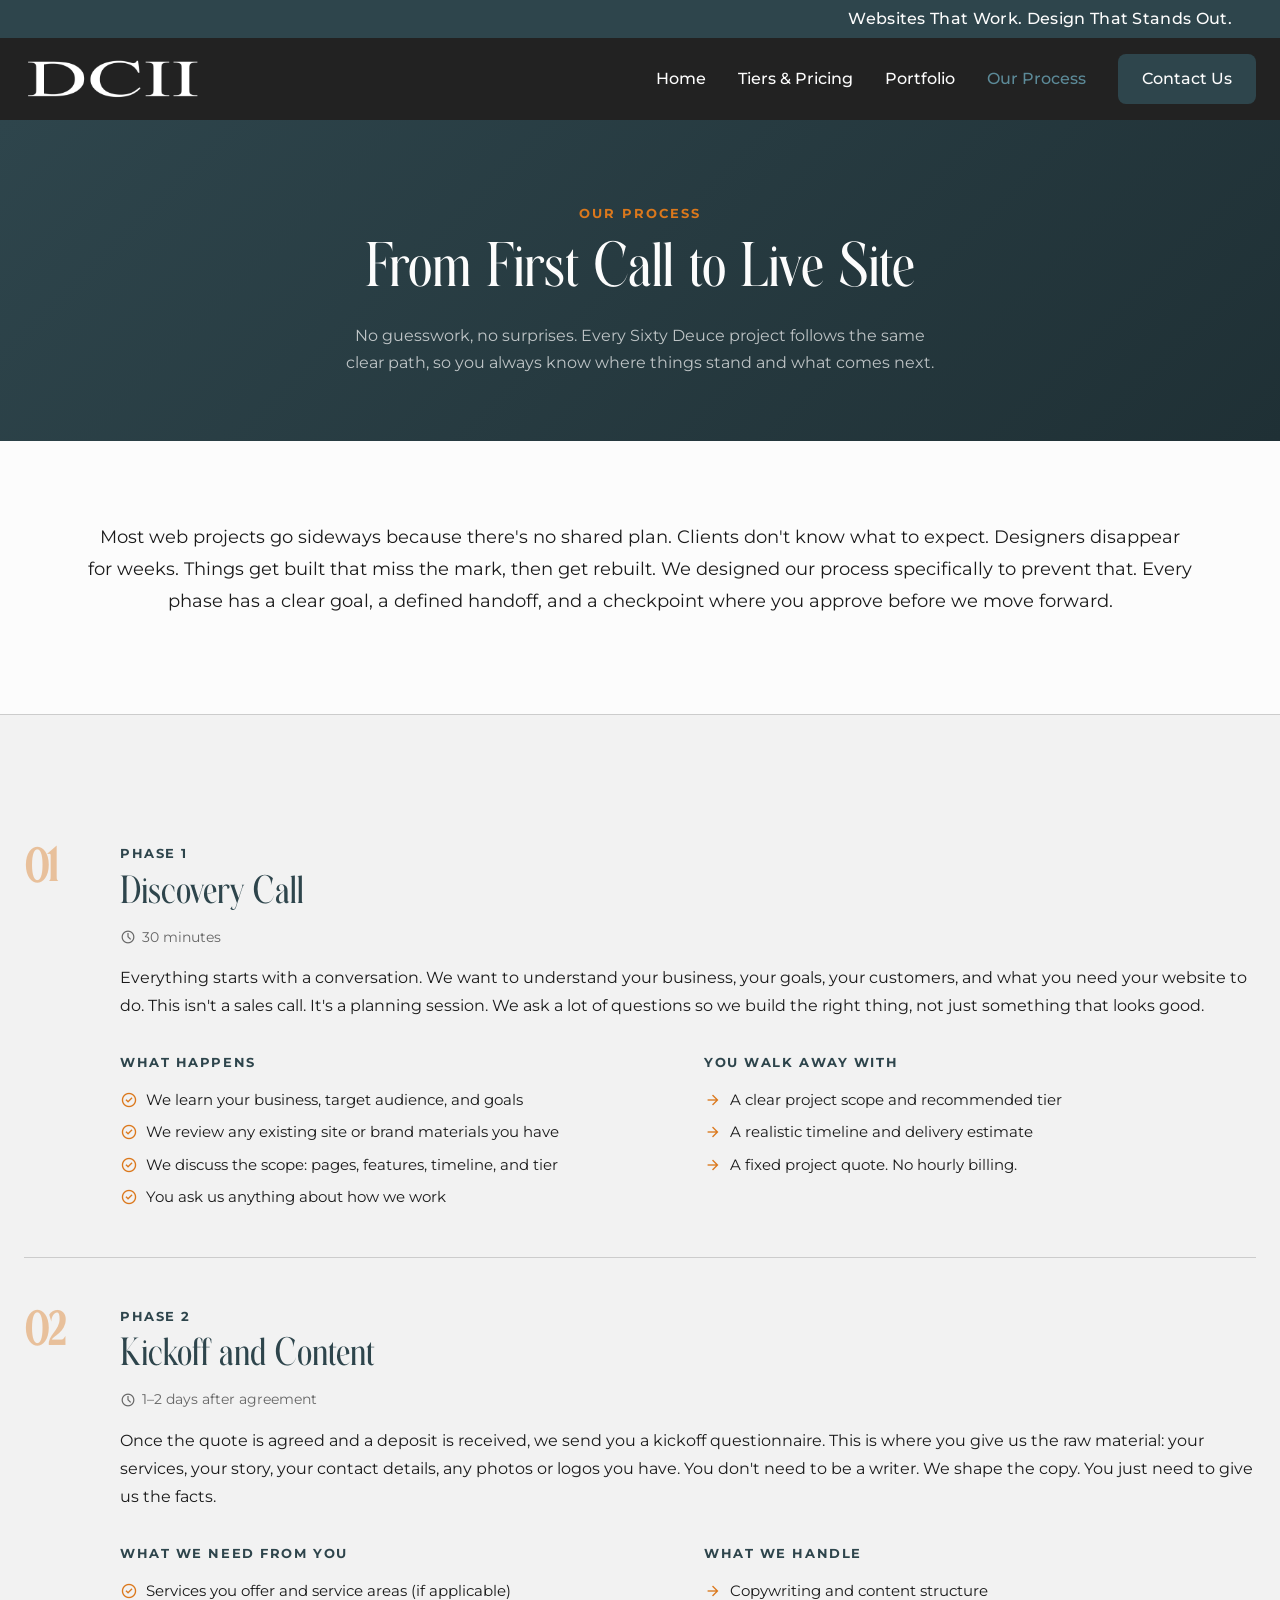
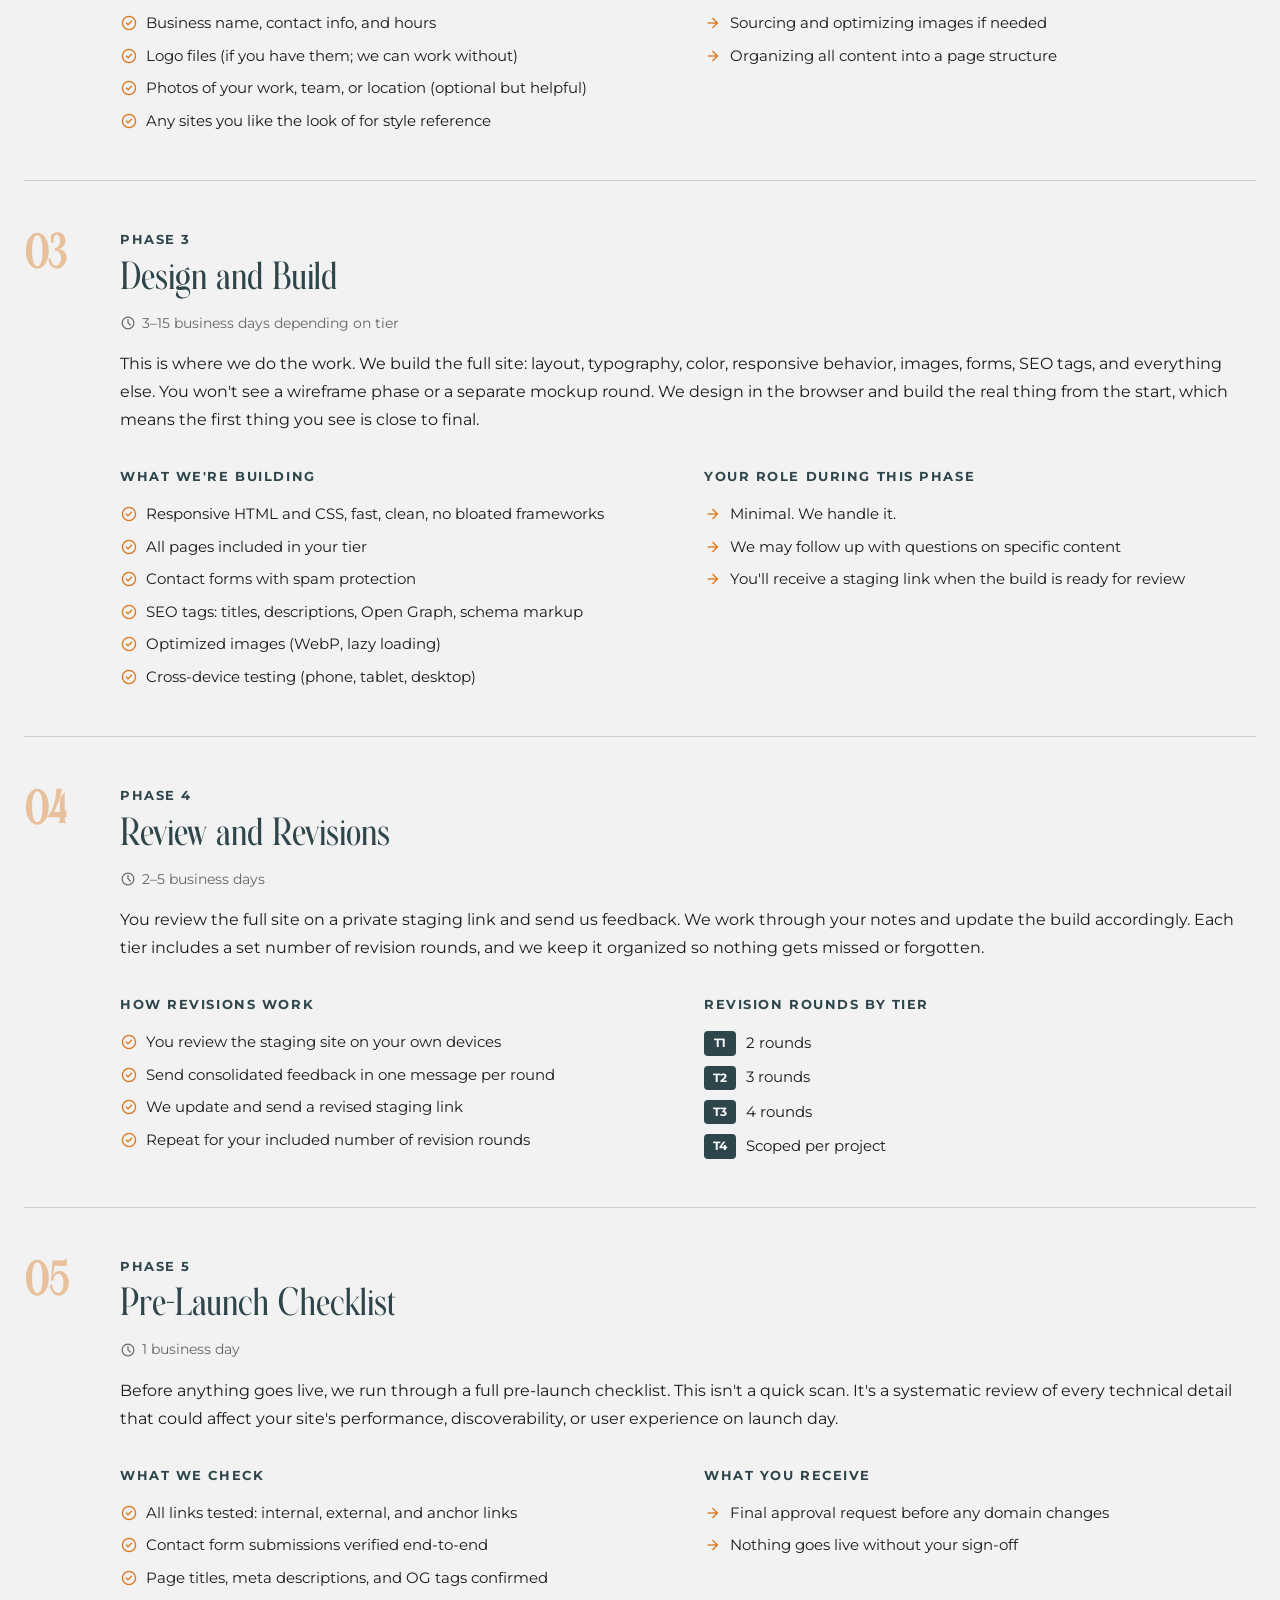
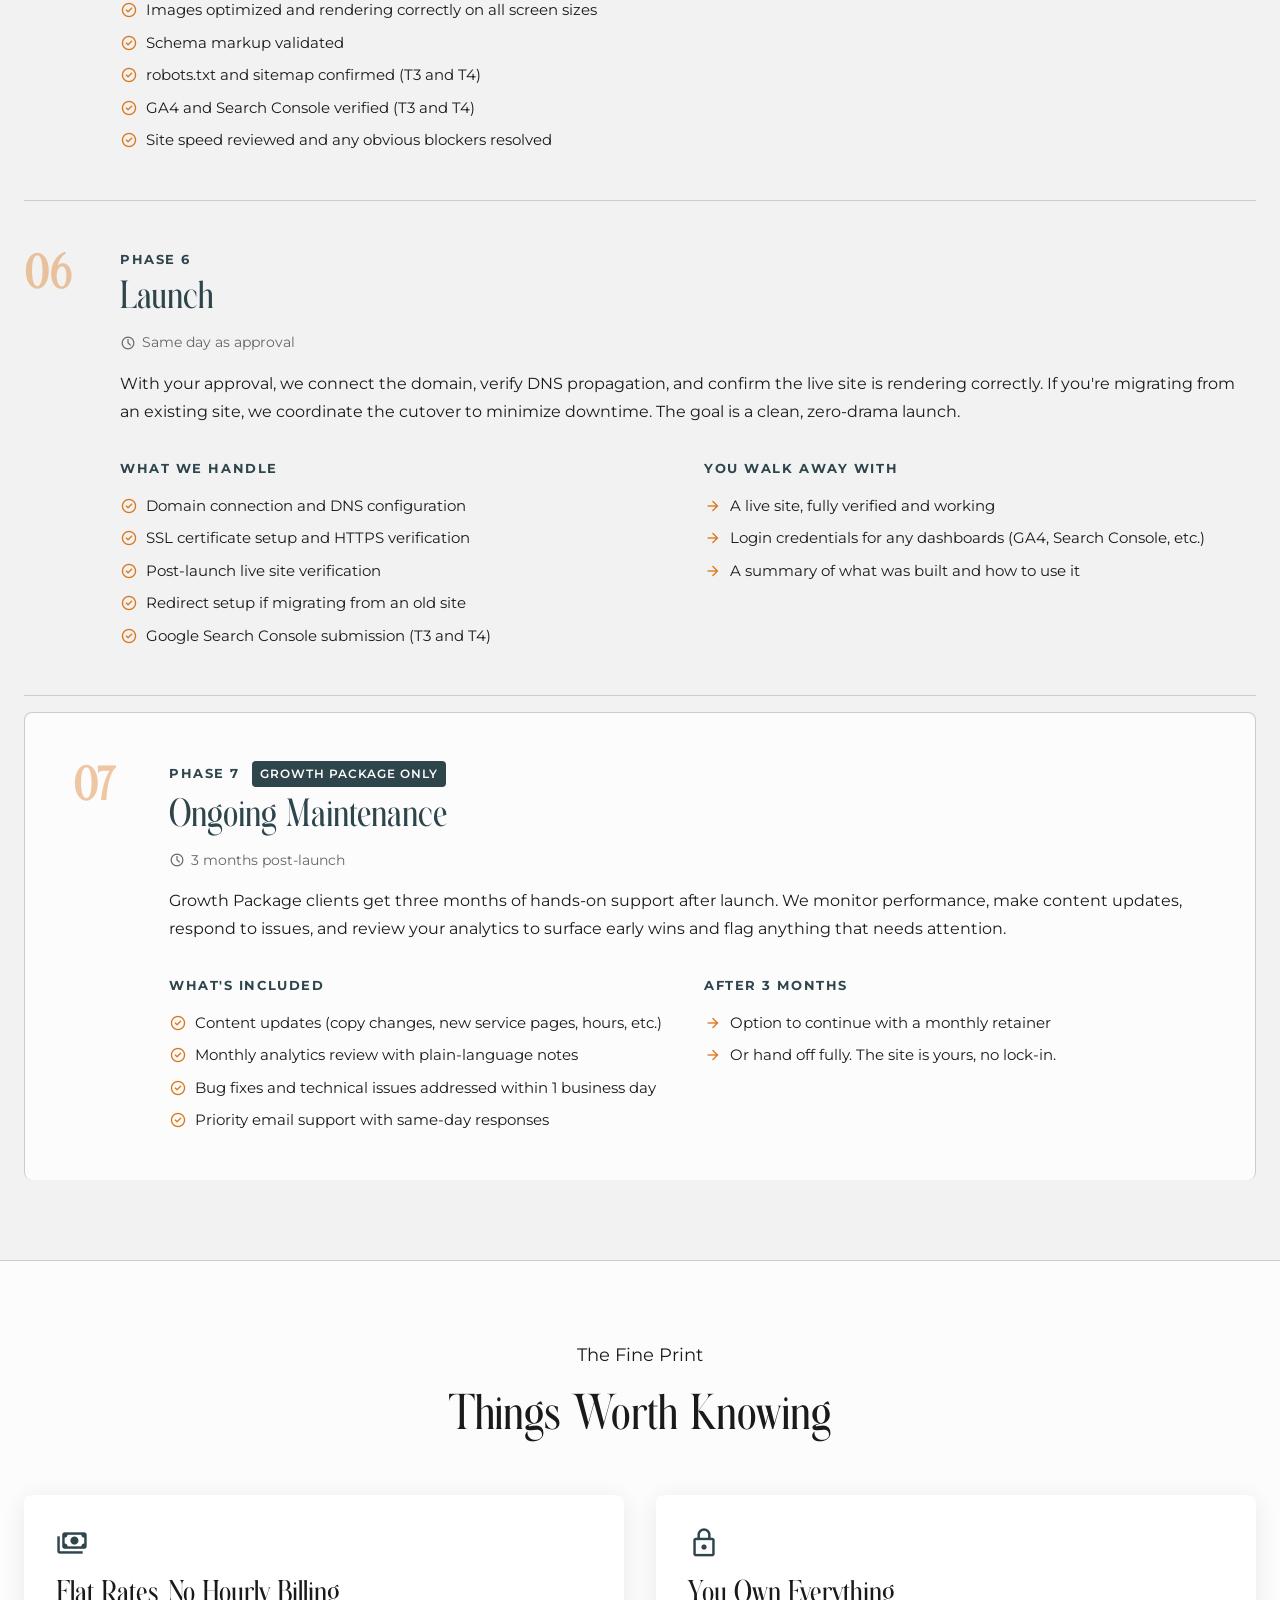
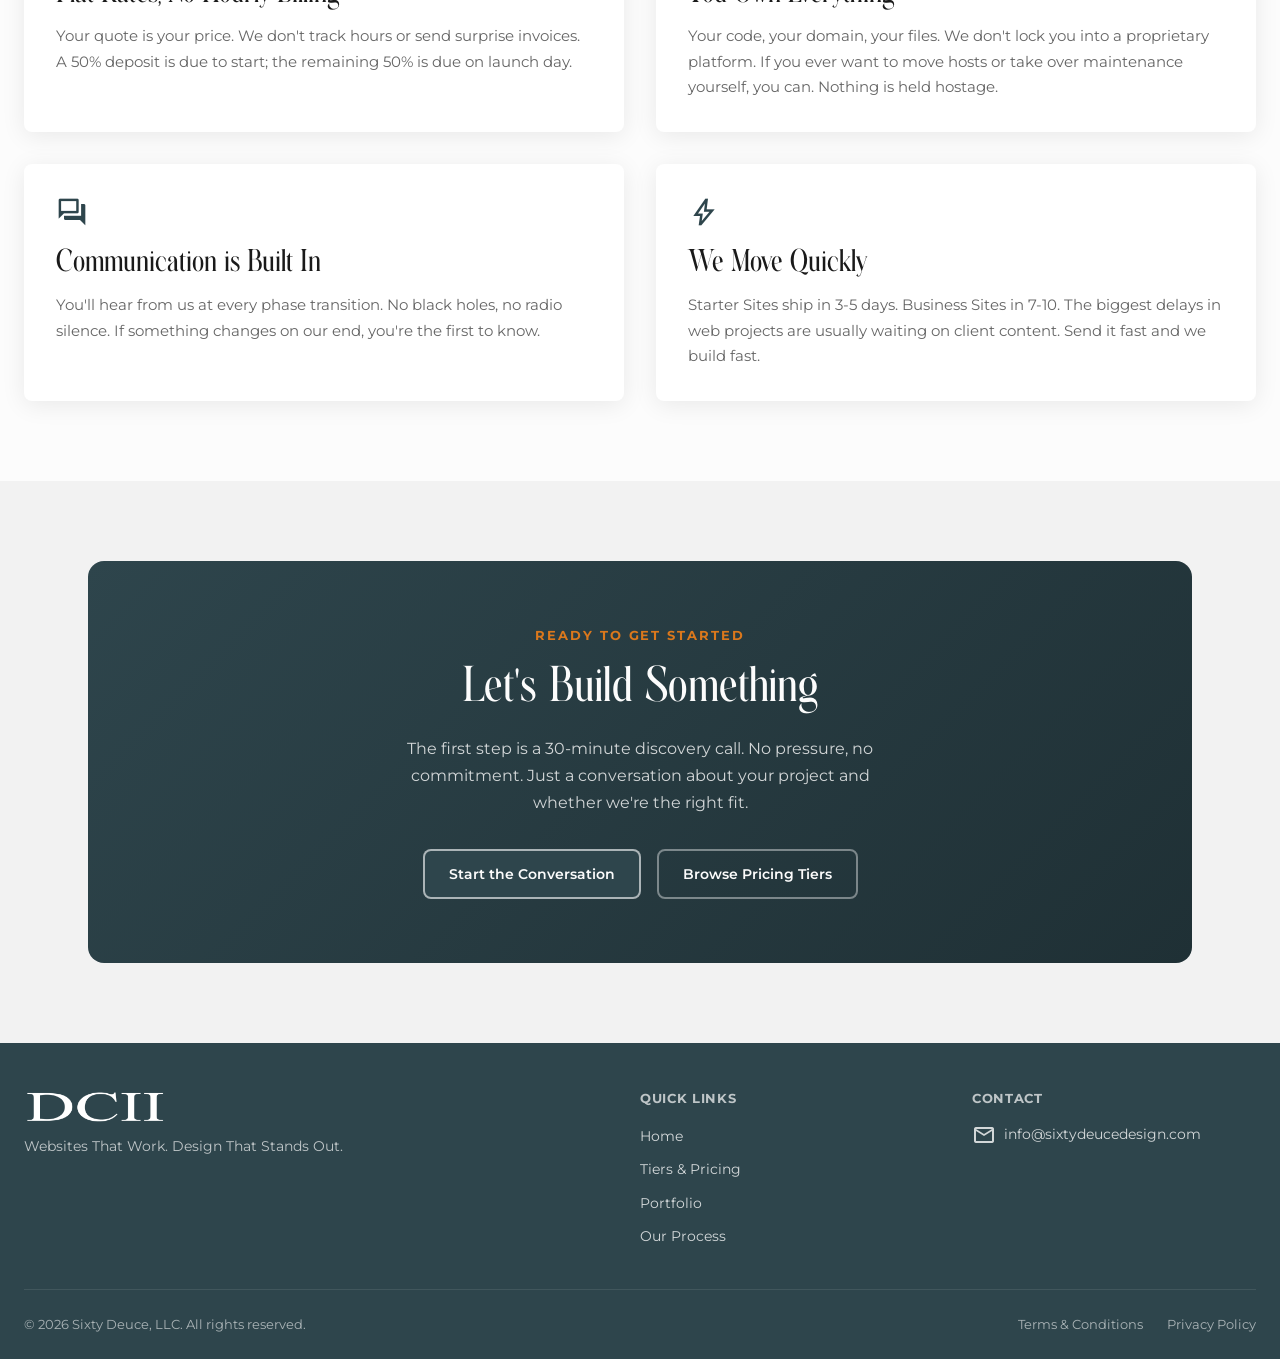
<file: our-process.html>
<!DOCTYPE html>
<html lang="en">
<head>
  <meta charset="UTF-8">
  <meta name="viewport" content="width=device-width, initial-scale=1.0">
  <title>Our Process | Sixty Deuce Design</title>
  <meta name="description" content="See exactly how Sixty Deuce Design takes a project from first conversation to live site. Every step, every milestone, no surprises.">
  <meta property="og:title" content="Our Process | Sixty Deuce Design">
  <meta property="og:description" content="See exactly how Sixty Deuce Design takes a project from first conversation to live site. Every step, every milestone, no surprises.">
  <meta property="og:image" content="images/open-graph.png">
  <meta property="og:type" content="website">
  <link rel="icon" href="images/favicon.png" type="image/png">
  <link rel="apple-touch-icon" href="images/webclip.png">
  <link rel="preconnect" href="https://fonts.googleapis.com">
  <link rel="preconnect" href="https://fonts.gstatic.com" crossorigin>
  <link href="https://fonts.googleapis.com/css2?family=Montserrat:wght@300;400;500;600;700;800&display=swap" rel="stylesheet">
  <link href="https://fonts.googleapis.com/css2?family=Material+Symbols+Outlined:opsz,wght,FILL,GRAD@24,400,0,0" rel="stylesheet">
  <link rel="stylesheet" href="styles.css">
</head>
<body>

  <!-- NAV MOUNT: injected by js/components.js -->
  <div id="nav-mount"></div>

  <main id="main-content">

    <!-- PROCESS PAGE HERO -->
    <section class="process-hero" aria-labelledby="process-page-heading">
      <div class="container">
        <p class="process-hero__eyebrow">Our Process</p>
        <h1 id="process-page-heading" class="process-hero__heading">From First Call to Live Site</h1>
        <p class="process-hero__subtext">No guesswork, no surprises. Every Sixty Deuce project follows the same clear path, so you always know where things stand and what comes next.</p>
      </div>
    </section>

    <!-- PROCESS INTRO -->
    <section class="process-intro section" aria-label="Process overview">
      <div class="container container--medium">
        <p class="process-intro__lead">Most web projects go sideways because there's no shared plan. Clients don't know what to expect. Designers disappear for weeks. Things get built that miss the mark, then get rebuilt. We designed our process specifically to prevent that. Every phase has a clear goal, a defined handoff, and a checkpoint where you approve before we move forward.</p>
      </div>
    </section>

    <!-- PHASE STEPS -->
    <section class="process-phases section" aria-label="Project phases">
      <div class="container">

        <!-- PHASE 1 -->
        <article class="process-phase" aria-labelledby="phase-1-heading">
          <div class="process-phase__number" aria-hidden="true">01</div>
          <div class="process-phase__content">
            <div class="process-phase__header">
              <p class="process-phase__label">Phase 1</p>
              <h2 id="phase-1-heading" class="process-phase__heading">Discovery Call</h2>
              <p class="process-phase__timing">
                <span class="material-symbols-outlined" aria-hidden="true">schedule</span>
                30 minutes
              </p>
            </div>
            <p class="process-phase__desc">Everything starts with a conversation. We want to understand your business, your goals, your customers, and what you need your website to do. This isn't a sales call. It's a planning session. We ask a lot of questions so we build the right thing, not just something that looks good.</p>
            <div class="process-phase__details">
              <div class="process-phase__what">
                <p class="process-phase__col-label">What happens</p>
                <ul class="process-phase__list" role="list">
                  <li><span class="material-symbols-outlined" aria-hidden="true">check_circle</span>We learn your business, target audience, and goals</li>
                  <li><span class="material-symbols-outlined" aria-hidden="true">check_circle</span>We review any existing site or brand materials you have</li>
                  <li><span class="material-symbols-outlined" aria-hidden="true">check_circle</span>We discuss the scope: pages, features, timeline, and tier</li>
                  <li><span class="material-symbols-outlined" aria-hidden="true">check_circle</span>You ask us anything about how we work</li>
                </ul>
              </div>
              <div class="process-phase__outcome">
                <p class="process-phase__col-label">You walk away with</p>
                <ul class="process-phase__list" role="list">
                  <li><span class="material-symbols-outlined" aria-hidden="true">arrow_forward</span>A clear project scope and recommended tier</li>
                  <li><span class="material-symbols-outlined" aria-hidden="true">arrow_forward</span>A realistic timeline and delivery estimate</li>
                  <li><span class="material-symbols-outlined" aria-hidden="true">arrow_forward</span>A fixed project quote. No hourly billing.</li>
                </ul>
              </div>
            </div>
          </div>
        </article>

        <!-- PHASE 2 -->
        <article class="process-phase" aria-labelledby="phase-2-heading">
          <div class="process-phase__number" aria-hidden="true">02</div>
          <div class="process-phase__content">
            <div class="process-phase__header">
              <p class="process-phase__label">Phase 2</p>
              <h2 id="phase-2-heading" class="process-phase__heading">Kickoff and Content</h2>
              <p class="process-phase__timing">
                <span class="material-symbols-outlined" aria-hidden="true">schedule</span>
                1–2 days after agreement
              </p>
            </div>
            <p class="process-phase__desc">Once the quote is agreed and a deposit is received, we send you a kickoff questionnaire. This is where you give us the raw material: your services, your story, your contact details, any photos or logos you have. You don't need to be a writer. We shape the copy. You just need to give us the facts.</p>
            <div class="process-phase__details">
              <div class="process-phase__what">
                <p class="process-phase__col-label">What we need from you</p>
                <ul class="process-phase__list" role="list">
                  <li><span class="material-symbols-outlined" aria-hidden="true">check_circle</span>Services you offer and service areas (if applicable)</li>
                  <li><span class="material-symbols-outlined" aria-hidden="true">check_circle</span>Business name, contact info, and hours</li>
                  <li><span class="material-symbols-outlined" aria-hidden="true">check_circle</span>Logo files (if you have them; we can work without)</li>
                  <li><span class="material-symbols-outlined" aria-hidden="true">check_circle</span>Photos of your work, team, or location (optional but helpful)</li>
                  <li><span class="material-symbols-outlined" aria-hidden="true">check_circle</span>Any sites you like the look of for style reference</li>
                </ul>
              </div>
              <div class="process-phase__outcome">
                <p class="process-phase__col-label">What we handle</p>
                <ul class="process-phase__list" role="list">
                  <li><span class="material-symbols-outlined" aria-hidden="true">arrow_forward</span>Copywriting and content structure</li>
                  <li><span class="material-symbols-outlined" aria-hidden="true">arrow_forward</span>Sourcing and optimizing images if needed</li>
                  <li><span class="material-symbols-outlined" aria-hidden="true">arrow_forward</span>Organizing all content into a page structure</li>
                </ul>
              </div>
            </div>
          </div>
        </article>

        <!-- PHASE 3 -->
        <article class="process-phase" aria-labelledby="phase-3-heading">
          <div class="process-phase__number" aria-hidden="true">03</div>
          <div class="process-phase__content">
            <div class="process-phase__header">
              <p class="process-phase__label">Phase 3</p>
              <h2 id="phase-3-heading" class="process-phase__heading">Design and Build</h2>
              <p class="process-phase__timing">
                <span class="material-symbols-outlined" aria-hidden="true">schedule</span>
                3–15 business days depending on tier
              </p>
            </div>
            <p class="process-phase__desc">This is where we do the work. We build the full site: layout, typography, color, responsive behavior, images, forms, SEO tags, and everything else. You won't see a wireframe phase or a separate mockup round. We design in the browser and build the real thing from the start, which means the first thing you see is close to final.</p>
            <div class="process-phase__details">
              <div class="process-phase__what">
                <p class="process-phase__col-label">What we're building</p>
                <ul class="process-phase__list" role="list">
                  <li><span class="material-symbols-outlined" aria-hidden="true">check_circle</span>Responsive HTML and CSS, fast, clean, no bloated frameworks</li>
                  <li><span class="material-symbols-outlined" aria-hidden="true">check_circle</span>All pages included in your tier</li>
                  <li><span class="material-symbols-outlined" aria-hidden="true">check_circle</span>Contact forms with spam protection</li>
                  <li><span class="material-symbols-outlined" aria-hidden="true">check_circle</span>SEO tags: titles, descriptions, Open Graph, schema markup</li>
                  <li><span class="material-symbols-outlined" aria-hidden="true">check_circle</span>Optimized images (WebP, lazy loading)</li>
                  <li><span class="material-symbols-outlined" aria-hidden="true">check_circle</span>Cross-device testing (phone, tablet, desktop)</li>
                </ul>
              </div>
              <div class="process-phase__outcome">
                <p class="process-phase__col-label">Your role during this phase</p>
                <ul class="process-phase__list" role="list">
                  <li><span class="material-symbols-outlined" aria-hidden="true">arrow_forward</span>Minimal. We handle it.</li>
                  <li><span class="material-symbols-outlined" aria-hidden="true">arrow_forward</span>We may follow up with questions on specific content</li>
                  <li><span class="material-symbols-outlined" aria-hidden="true">arrow_forward</span>You'll receive a staging link when the build is ready for review</li>
                </ul>
              </div>
            </div>
          </div>
        </article>

        <!-- PHASE 4 -->
        <article class="process-phase" aria-labelledby="phase-4-heading">
          <div class="process-phase__number" aria-hidden="true">04</div>
          <div class="process-phase__content">
            <div class="process-phase__header">
              <p class="process-phase__label">Phase 4</p>
              <h2 id="phase-4-heading" class="process-phase__heading">Review and Revisions</h2>
              <p class="process-phase__timing">
                <span class="material-symbols-outlined" aria-hidden="true">schedule</span>
                2–5 business days
              </p>
            </div>
            <p class="process-phase__desc">You review the full site on a private staging link and send us feedback. We work through your notes and update the build accordingly. Each tier includes a set number of revision rounds, and we keep it organized so nothing gets missed or forgotten.</p>
            <div class="process-phase__details">
              <div class="process-phase__what">
                <p class="process-phase__col-label">How revisions work</p>
                <ul class="process-phase__list" role="list">
                  <li><span class="material-symbols-outlined" aria-hidden="true">check_circle</span>You review the staging site on your own devices</li>
                  <li><span class="material-symbols-outlined" aria-hidden="true">check_circle</span>Send consolidated feedback in one message per round</li>
                  <li><span class="material-symbols-outlined" aria-hidden="true">check_circle</span>We update and send a revised staging link</li>
                  <li><span class="material-symbols-outlined" aria-hidden="true">check_circle</span>Repeat for your included number of revision rounds</li>
                </ul>
              </div>
              <div class="process-phase__outcome">
                <p class="process-phase__col-label">Revision rounds by tier</p>
                <ul class="process-phase__list process-phase__list--tiers" role="list">
                  <li><span class="process-phase__tier-badge">T1</span>2 rounds</li>
                  <li><span class="process-phase__tier-badge">T2</span>3 rounds</li>
                  <li><span class="process-phase__tier-badge">T3</span>4 rounds</li>
                  <li><span class="process-phase__tier-badge">T4</span>Scoped per project</li>
                </ul>
              </div>
            </div>
          </div>
        </article>

        <!-- PHASE 5 -->
        <article class="process-phase" aria-labelledby="phase-5-heading">
          <div class="process-phase__number" aria-hidden="true">05</div>
          <div class="process-phase__content">
            <div class="process-phase__header">
              <p class="process-phase__label">Phase 5</p>
              <h2 id="phase-5-heading" class="process-phase__heading">Pre-Launch Checklist</h2>
              <p class="process-phase__timing">
                <span class="material-symbols-outlined" aria-hidden="true">schedule</span>
                1 business day
              </p>
            </div>
            <p class="process-phase__desc">Before anything goes live, we run through a full pre-launch checklist. This isn't a quick scan. It's a systematic review of every technical detail that could affect your site's performance, discoverability, or user experience on launch day.</p>
            <div class="process-phase__details">
              <div class="process-phase__what">
                <p class="process-phase__col-label">What we check</p>
                <ul class="process-phase__list" role="list">
                  <li><span class="material-symbols-outlined" aria-hidden="true">check_circle</span>All links tested: internal, external, and anchor links</li>
                  <li><span class="material-symbols-outlined" aria-hidden="true">check_circle</span>Contact form submissions verified end-to-end</li>
                  <li><span class="material-symbols-outlined" aria-hidden="true">check_circle</span>Page titles, meta descriptions, and OG tags confirmed</li>
                  <li><span class="material-symbols-outlined" aria-hidden="true">check_circle</span>Images optimized and rendering correctly on all screen sizes</li>
                  <li><span class="material-symbols-outlined" aria-hidden="true">check_circle</span>Schema markup validated</li>
                  <li><span class="material-symbols-outlined" aria-hidden="true">check_circle</span>robots.txt and sitemap confirmed (T3 and T4)</li>
                  <li><span class="material-symbols-outlined" aria-hidden="true">check_circle</span>GA4 and Search Console verified (T3 and T4)</li>
                  <li><span class="material-symbols-outlined" aria-hidden="true">check_circle</span>Site speed reviewed and any obvious blockers resolved</li>
                </ul>
              </div>
              <div class="process-phase__outcome">
                <p class="process-phase__col-label">What you receive</p>
                <ul class="process-phase__list" role="list">
                  <li><span class="material-symbols-outlined" aria-hidden="true">arrow_forward</span>Final approval request before any domain changes</li>
                  <li><span class="material-symbols-outlined" aria-hidden="true">arrow_forward</span>Nothing goes live without your sign-off</li>
                </ul>
              </div>
            </div>
          </div>
        </article>

        <!-- PHASE 6 -->
        <article class="process-phase" aria-labelledby="phase-6-heading">
          <div class="process-phase__number" aria-hidden="true">06</div>
          <div class="process-phase__content">
            <div class="process-phase__header">
              <p class="process-phase__label">Phase 6</p>
              <h2 id="phase-6-heading" class="process-phase__heading">Launch</h2>
              <p class="process-phase__timing">
                <span class="material-symbols-outlined" aria-hidden="true">schedule</span>
                Same day as approval
              </p>
            </div>
            <p class="process-phase__desc">With your approval, we connect the domain, verify DNS propagation, and confirm the live site is rendering correctly. If you're migrating from an existing site, we coordinate the cutover to minimize downtime. The goal is a clean, zero-drama launch.</p>
            <div class="process-phase__details">
              <div class="process-phase__what">
                <p class="process-phase__col-label">What we handle</p>
                <ul class="process-phase__list" role="list">
                  <li><span class="material-symbols-outlined" aria-hidden="true">check_circle</span>Domain connection and DNS configuration</li>
                  <li><span class="material-symbols-outlined" aria-hidden="true">check_circle</span>SSL certificate setup and HTTPS verification</li>
                  <li><span class="material-symbols-outlined" aria-hidden="true">check_circle</span>Post-launch live site verification</li>
                  <li><span class="material-symbols-outlined" aria-hidden="true">check_circle</span>Redirect setup if migrating from an old site</li>
                  <li><span class="material-symbols-outlined" aria-hidden="true">check_circle</span>Google Search Console submission (T3 and T4)</li>
                </ul>
              </div>
              <div class="process-phase__outcome">
                <p class="process-phase__col-label">You walk away with</p>
                <ul class="process-phase__list" role="list">
                  <li><span class="material-symbols-outlined" aria-hidden="true">arrow_forward</span>A live site, fully verified and working</li>
                  <li><span class="material-symbols-outlined" aria-hidden="true">arrow_forward</span>Login credentials for any dashboards (GA4, Search Console, etc.)</li>
                  <li><span class="material-symbols-outlined" aria-hidden="true">arrow_forward</span>A summary of what was built and how to use it</li>
                </ul>
              </div>
            </div>
          </div>
        </article>

        <!-- PHASE 7 (T4 only) -->
        <article class="process-phase process-phase--highlight" aria-labelledby="phase-7-heading">
          <div class="process-phase__number" aria-hidden="true">07</div>
          <div class="process-phase__content">
            <div class="process-phase__header">
              <p class="process-phase__label">Phase 7 <span class="process-phase__tier-only">Growth Package only</span></p>
              <h2 id="phase-7-heading" class="process-phase__heading">Ongoing Maintenance</h2>
              <p class="process-phase__timing">
                <span class="material-symbols-outlined" aria-hidden="true">schedule</span>
                3 months post-launch
              </p>
            </div>
            <p class="process-phase__desc">Growth Package clients get three months of hands-on support after launch. We monitor performance, make content updates, respond to issues, and review your analytics to surface early wins and flag anything that needs attention.</p>
            <div class="process-phase__details">
              <div class="process-phase__what">
                <p class="process-phase__col-label">What's included</p>
                <ul class="process-phase__list" role="list">
                  <li><span class="material-symbols-outlined" aria-hidden="true">check_circle</span>Content updates (copy changes, new service pages, hours, etc.)</li>
                  <li><span class="material-symbols-outlined" aria-hidden="true">check_circle</span>Monthly analytics review with plain-language notes</li>
                  <li><span class="material-symbols-outlined" aria-hidden="true">check_circle</span>Bug fixes and technical issues addressed within 1 business day</li>
                  <li><span class="material-symbols-outlined" aria-hidden="true">check_circle</span>Priority email support with same-day responses</li>
                </ul>
              </div>
              <div class="process-phase__outcome">
                <p class="process-phase__col-label">After 3 months</p>
                <ul class="process-phase__list" role="list">
                  <li><span class="material-symbols-outlined" aria-hidden="true">arrow_forward</span>Option to continue with a monthly retainer</li>
                  <li><span class="material-symbols-outlined" aria-hidden="true">arrow_forward</span>Or hand off fully. The site is yours, no lock-in.</li>
                </ul>
              </div>
            </div>
          </div>
        </article>

      </div>
    </section>

    <!-- WHAT TO EXPECT CALLOUTS -->
    <section class="process-callouts section" aria-labelledby="callouts-heading">
      <div class="container">
        <div class="section__header">
          <p class="section__eyebrow">The Fine Print</p>
          <h2 id="callouts-heading">Things Worth Knowing</h2>
        </div>
        <div class="process-callouts__grid">
          <div class="process-callout">
            <span class="material-symbols-outlined process-callout__icon" aria-hidden="true">payments</span>
            <h3 class="process-callout__heading">Flat Rates, No Hourly Billing</h3>
            <p class="process-callout__text">Your quote is your price. We don't track hours or send surprise invoices. A 50% deposit is due to start; the remaining 50% is due on launch day.</p>
          </div>
          <div class="process-callout">
            <span class="material-symbols-outlined process-callout__icon" aria-hidden="true">lock</span>
            <h3 class="process-callout__heading">You Own Everything</h3>
            <p class="process-callout__text">Your code, your domain, your files. We don't lock you into a proprietary platform. If you ever want to move hosts or take over maintenance yourself, you can. Nothing is held hostage.</p>
          </div>
          <div class="process-callout">
            <span class="material-symbols-outlined process-callout__icon" aria-hidden="true">forum</span>
            <h3 class="process-callout__heading">Communication is Built In</h3>
            <p class="process-callout__text">You'll hear from us at every phase transition. No black holes, no radio silence. If something changes on our end, you're the first to know.</p>
          </div>
          <div class="process-callout">
            <span class="material-symbols-outlined process-callout__icon" aria-hidden="true">bolt</span>
            <h3 class="process-callout__heading">We Move Quickly</h3>
            <p class="process-callout__text">Starter Sites ship in 3-5 days. Business Sites in 7-10. The biggest delays in web projects are usually waiting on client content. Send it fast and we build fast.</p>
          </div>
        </div>
      </div>
    </section>

    <!-- PROCESS CTA -->
    <section class="process-cta-section section" aria-label="Start a project">
      <div class="container container--medium">
        <div class="process-cta">
          <p class="process-cta__eyebrow">Ready to Get Started</p>
          <h2 class="process-cta__heading">Let's Build Something</h2>
          <p class="process-cta__text">The first step is a 30-minute discovery call. No pressure, no commitment. Just a conversation about your project and whether we're the right fit.</p>
          <div class="process-cta__actions">
            <a href="index.html#contact-form" class="btn btn--primary">Start the Conversation</a>
            <a href="tiers.html" class="btn btn--secondary">Browse Pricing Tiers</a>
          </div>
        </div>
      </div>
    </section>

  </main>

  <!-- FOOTER MOUNT: injected by js/components.js -->
  <div id="footer-mount"></div>

  <script src="js/components.js"></script>

</body>
</html>
</file>
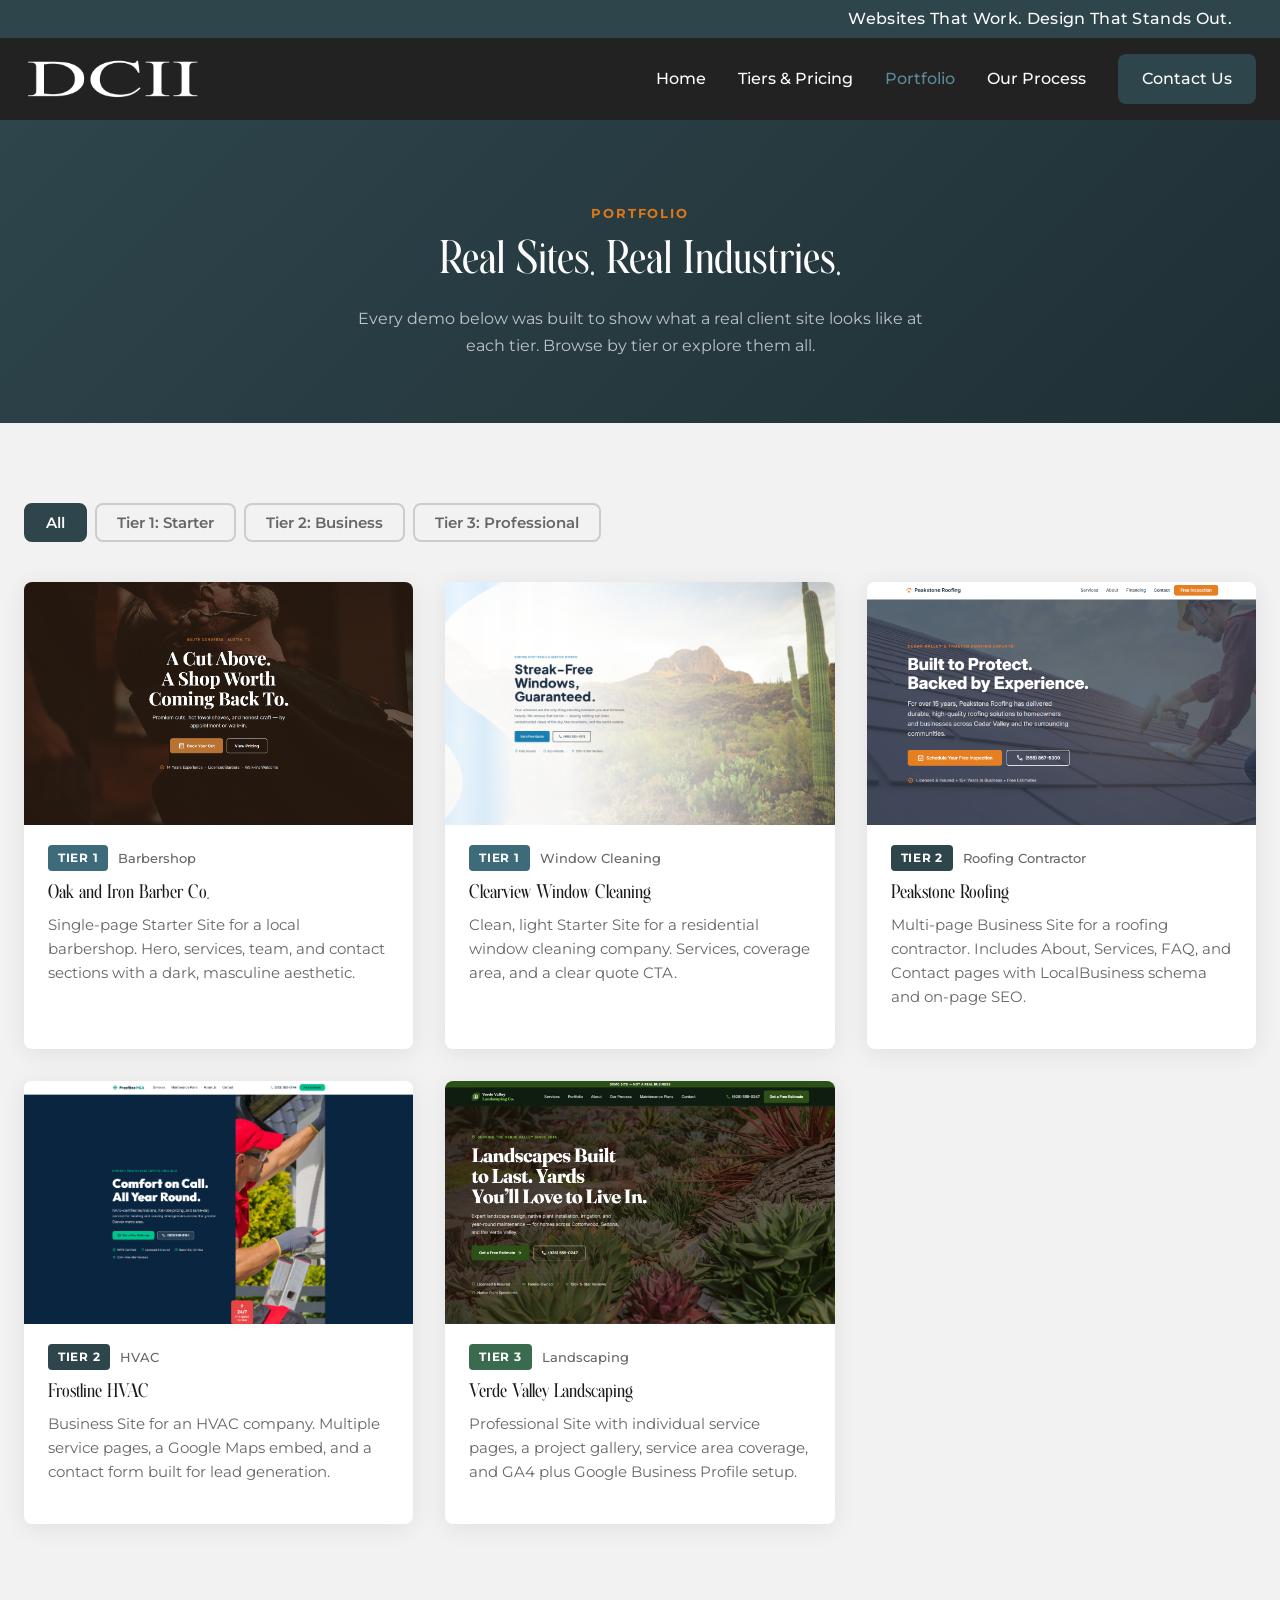
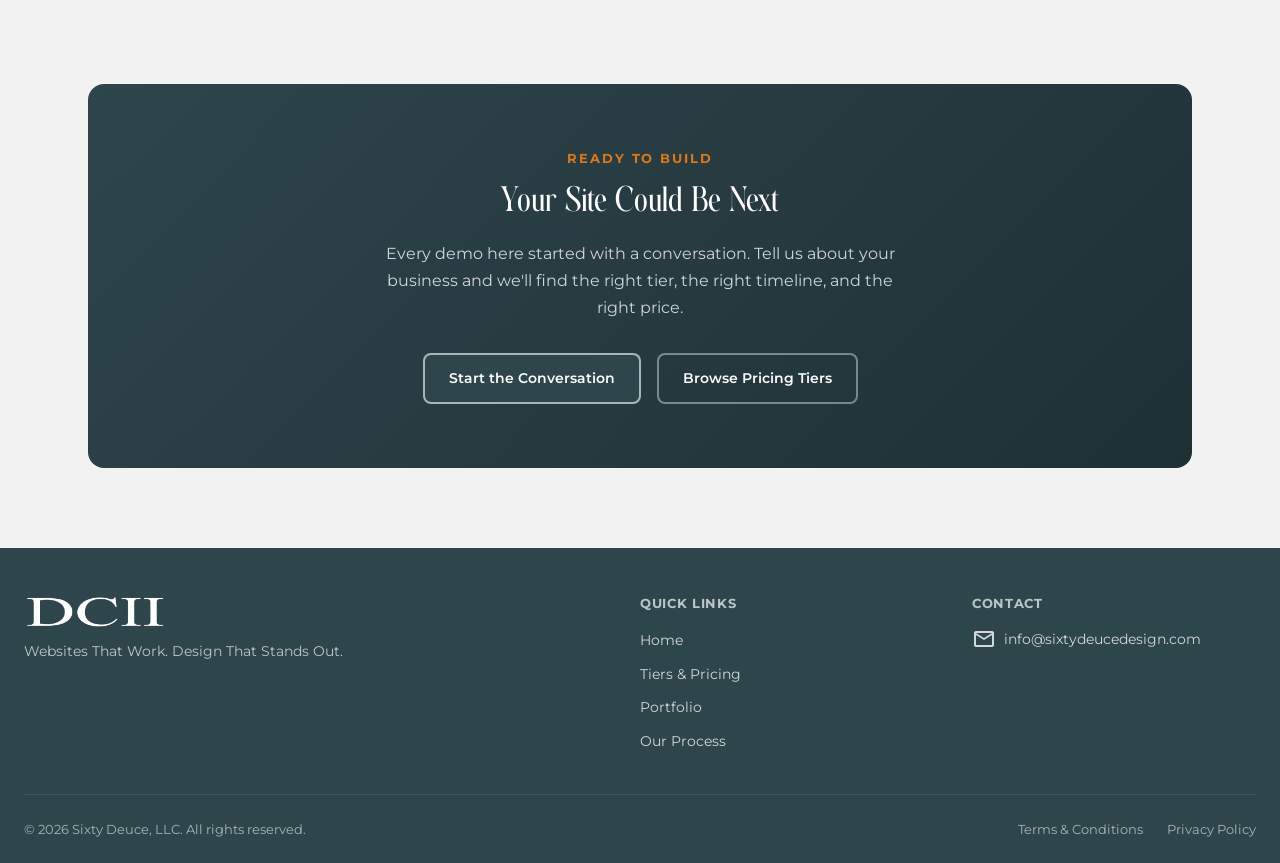
<file: portfolio.html>
<!DOCTYPE html>
<html lang="en">
<head>
  <meta charset="UTF-8">
  <meta name="viewport" content="width=device-width, initial-scale=1.0">
  <title>Portfolio | Sixty Deuce Design</title>
  <meta name="description" content="Browse live demo sites from Sixty Deuce Design. See real examples of Starter, Business, and Professional tier builds across barbershops, contractors, HVAC, landscaping, and more.">
  <meta property="og:title" content="Portfolio | Sixty Deuce Design">
  <meta property="og:description" content="Browse live demo sites from Sixty Deuce Design. See real examples of Starter, Business, and Professional tier builds.">
  <meta property="og:image" content="images/open-graph.png">
  <meta property="og:type" content="website">
  <link rel="icon" href="images/favicon.png" type="image/png">
  <link rel="apple-touch-icon" href="images/webclip.png">
  <link rel="preconnect" href="https://fonts.googleapis.com">
  <link rel="preconnect" href="https://fonts.gstatic.com" crossorigin>
  <link href="https://fonts.googleapis.com/css2?family=Montserrat:wght@300;400;500;600;700;800&display=swap" rel="stylesheet">
  <link href="https://fonts.googleapis.com/css2?family=Material+Symbols+Outlined:opsz,wght,FILL,GRAD@24,400,0,0" rel="stylesheet">
  <link rel="stylesheet" href="styles.css">
</head>
<body>

  <!-- NAV MOUNT: injected by js/components.js -->
  <div id="nav-mount"></div>

  <main id="main-content">

    <!-- PORTFOLIO HERO -->
    <section class="portfolio-hero" aria-labelledby="portfolio-page-heading">
      <div class="container">
        <p class="portfolio-hero__eyebrow">Portfolio</p>
        <h1 id="portfolio-page-heading" class="portfolio-hero__heading">Real Sites. Real Industries.</h1>
        <p class="portfolio-hero__subtext">Every demo below was built to show what a real client site looks like at each tier. Browse by tier or explore them all.</p>
      </div>
    </section>

    <!-- PORTFOLIO FILTER + GRID -->
    <section class="portfolio-section section" aria-label="Portfolio demos">
      <div class="container">

        <!-- FILTER BAR -->
        <div class="portfolio-filter" role="group" aria-label="Filter by tier">
          <button class="portfolio-filter__btn is-active" data-filter="all" aria-pressed="true">All</button>
          <button class="portfolio-filter__btn" data-filter="t1" aria-pressed="false">Tier 1: Starter</button>
          <button class="portfolio-filter__btn" data-filter="t2" aria-pressed="false">Tier 2: Business</button>
          <button class="portfolio-filter__btn" data-filter="t3" aria-pressed="false">Tier 3: Professional</button>
        </div>

        <!-- PORTFOLIO GRID -->
        <div class="portfolio-page__grid" id="portfolio-grid">

          <!-- Oak and Iron Barber Co. -->
          <article class="portfolio-page__card" data-tier="t1">
            <a href="https://demos.sixtydeucedesign.com/t1-starter/d3-oak-and-iron-barber/oak-and-iron-barber.html" target="_blank" rel="noopener noreferrer" class="portfolio-page__card-link" aria-label="View Oak and Iron Barber Co. demo (opens in new tab)">
              <div class="portfolio-page__card-image">
                <img src="images/oak-iron-screenshot.png" alt="Oak and Iron Barber Co. website screenshot" loading="lazy">
                <div class="portfolio-page__card-overlay" aria-hidden="true">
                  <span class="material-symbols-outlined">open_in_new</span>
                  <span>View Live Demo</span>
                </div>
              </div>
            </a>
            <div class="portfolio-page__card-info">
              <div class="portfolio-page__card-meta">
                <span class="portfolio-page__tier-badge portfolio-page__tier-badge--t1">Tier 1</span>
                <span class="portfolio-page__industry">Barbershop</span>
              </div>
              <h2 class="portfolio-page__card-title">Oak and Iron Barber Co.</h2>
              <p class="portfolio-page__card-desc">Single-page Starter Site for a local barbershop. Hero, services, team, and contact sections with a dark, masculine aesthetic.</p>
            </div>
          </article>

          <!-- Clearview Window Cleaning -->
          <article class="portfolio-page__card" data-tier="t1">
            <a href="https://demos.sixtydeucedesign.com/t1-starter/d4-clearview-window-cleaning/clearview-window-cleaning.html" target="_blank" rel="noopener noreferrer" class="portfolio-page__card-link" aria-label="View Clearview Window Cleaning demo (opens in new tab)">
              <div class="portfolio-page__card-image">
                <img src="images/clearview-window-screenshot.png" alt="Clearview Window Cleaning website screenshot" loading="lazy">
                <div class="portfolio-page__card-overlay" aria-hidden="true">
                  <span class="material-symbols-outlined">open_in_new</span>
                  <span>View Live Demo</span>
                </div>
              </div>
            </a>
            <div class="portfolio-page__card-info">
              <div class="portfolio-page__card-meta">
                <span class="portfolio-page__tier-badge portfolio-page__tier-badge--t1">Tier 1</span>
                <span class="portfolio-page__industry">Window Cleaning</span>
              </div>
              <h2 class="portfolio-page__card-title">Clearview Window Cleaning</h2>
              <p class="portfolio-page__card-desc">Clean, light Starter Site for a residential window cleaning company. Services, coverage area, and a clear quote CTA.</p>
            </div>
          </article>

          <!-- Peakstone Roofing -->
          <article class="portfolio-page__card" data-tier="t2">
            <a href="https://demos.sixtydeucedesign.com/t2-business/d1-peakstone-roofing/peakstone-roofing.html" target="_blank" rel="noopener noreferrer" class="portfolio-page__card-link" aria-label="View Peakstone Roofing demo (opens in new tab)">
              <div class="portfolio-page__card-image">
                <img src="images/peakstone-screenshot.png" alt="Peakstone Roofing website screenshot" loading="lazy">
                <div class="portfolio-page__card-overlay" aria-hidden="true">
                  <span class="material-symbols-outlined">open_in_new</span>
                  <span>View Live Demo</span>
                </div>
              </div>
            </a>
            <div class="portfolio-page__card-info">
              <div class="portfolio-page__card-meta">
                <span class="portfolio-page__tier-badge portfolio-page__tier-badge--t2">Tier 2</span>
                <span class="portfolio-page__industry">Roofing Contractor</span>
              </div>
              <h2 class="portfolio-page__card-title">Peakstone Roofing</h2>
              <p class="portfolio-page__card-desc">Multi-page Business Site for a roofing contractor. Includes About, Services, FAQ, and Contact pages with LocalBusiness schema and on-page SEO.</p>
            </div>
          </article>

          <!-- Frostline HVAC -->
          <article class="portfolio-page__card" data-tier="t2">
            <a href="https://demos.sixtydeucedesign.com/t2-business/d2-frostline-hvac/frostline-hvac.html" target="_blank" rel="noopener noreferrer" class="portfolio-page__card-link" aria-label="View Frostline HVAC demo (opens in new tab)">
              <div class="portfolio-page__card-image">
                <img src="images/frostline-hvac.png" alt="Frostline HVAC website screenshot" loading="lazy">
                <div class="portfolio-page__card-overlay" aria-hidden="true">
                  <span class="material-symbols-outlined">open_in_new</span>
                  <span>View Live Demo</span>
                </div>
              </div>
            </a>
            <div class="portfolio-page__card-info">
              <div class="portfolio-page__card-meta">
                <span class="portfolio-page__tier-badge portfolio-page__tier-badge--t2">Tier 2</span>
                <span class="portfolio-page__industry">HVAC</span>
              </div>
              <h2 class="portfolio-page__card-title">Frostline HVAC</h2>
              <p class="portfolio-page__card-desc">Business Site for an HVAC company. Multiple service pages, a Google Maps embed, and a contact form built for lead generation.</p>
            </div>
          </article>

          <!-- Verde Valley Landscaping -->
          <article class="portfolio-page__card" data-tier="t3">
            <a href="https://demos.sixtydeucedesign.com/t3-professional/d5-verde-valley-landscaping/verde-valley-landscaping.html" target="_blank" rel="noopener noreferrer" class="portfolio-page__card-link" aria-label="View Verde Valley Landscaping demo (opens in new tab)">
              <div class="portfolio-page__card-image">
                <img src="images/verde-screenshot.png" alt="Verde Valley Landscaping website screenshot" loading="lazy">
                <div class="portfolio-page__card-overlay" aria-hidden="true">
                  <span class="material-symbols-outlined">open_in_new</span>
                  <span>View Live Demo</span>
                </div>
              </div>
            </a>
            <div class="portfolio-page__card-info">
              <div class="portfolio-page__card-meta">
                <span class="portfolio-page__tier-badge portfolio-page__tier-badge--t3">Tier 3</span>
                <span class="portfolio-page__industry">Landscaping</span>
              </div>
              <h2 class="portfolio-page__card-title">Verde Valley Landscaping</h2>
              <p class="portfolio-page__card-desc">Professional Site with individual service pages, a project gallery, service area coverage, and GA4 plus Google Business Profile setup.</p>
            </div>
          </article>

        </div>

        <!-- EMPTY STATE (shown when filter returns no results) -->
        <p class="portfolio-empty" id="portfolio-empty" hidden>No demos in this tier yet. Check back soon.</p>

      </div>
    </section>

    <!-- PORTFOLIO CTA -->
    <section class="portfolio-cta-section section" aria-label="Start a project">
      <div class="container container--medium">
        <div class="portfolio-cta">
          <p class="portfolio-cta__eyebrow">Ready to Build</p>
          <h2 class="portfolio-cta__heading">Your Site Could Be Next</h2>
          <p class="portfolio-cta__text">Every demo here started with a conversation. Tell us about your business and we'll find the right tier, the right timeline, and the right price.</p>
          <div class="portfolio-cta__actions">
            <a href="index.html#contact-form" class="btn btn--primary">Start the Conversation</a>
            <a href="tiers.html" class="btn btn--secondary">Browse Pricing Tiers</a>
          </div>
        </div>
      </div>
    </section>

  </main>

  <!-- FOOTER MOUNT: injected by js/components.js -->
  <div id="footer-mount"></div>

  <script src="js/components.js"></script>
  <script>
    (function () {
      "use strict";

      /**
       * Initializes the portfolio filter buttons.
       * Filters cards by tier using data-tier attributes.
       */
      function initPortfolioFilter() {
        const filterBtns = document.querySelectorAll(".portfolio-filter__btn");
        const cards = document.querySelectorAll(".portfolio-page__card");
        const emptyState = document.getElementById("portfolio-empty");

        if (!filterBtns.length) {
          return;
        }

        /**
         * Applies a filter to the portfolio grid.
         * @param {string} filter The tier key to filter by, or 'all'.
         */
        function applyFilter(filter) {
          let visibleCount = 0;

          cards.forEach((card) => {
            const matches = filter === "all" || card.dataset.tier === filter;

            card.hidden = !matches;

            if (matches) {
              visibleCount++;
            }
          });

          if (emptyState) {
            emptyState.hidden = visibleCount > 0;
          }
        }

        filterBtns.forEach((btn) => {
          btn.addEventListener("click", () => {
            filterBtns.forEach((b) => {
              b.classList.remove("is-active");
              b.setAttribute("aria-pressed", "false");
            });

            btn.classList.add("is-active");
            btn.setAttribute("aria-pressed", "true");

            applyFilter(btn.dataset.filter);
          });
        });
      }

      if (document.readyState === "complete") {
        initPortfolioFilter();
      } else {
        window.addEventListener("load", initPortfolioFilter, { once: true });
      }
    })();
  </script>

</body>
</html>
</file>
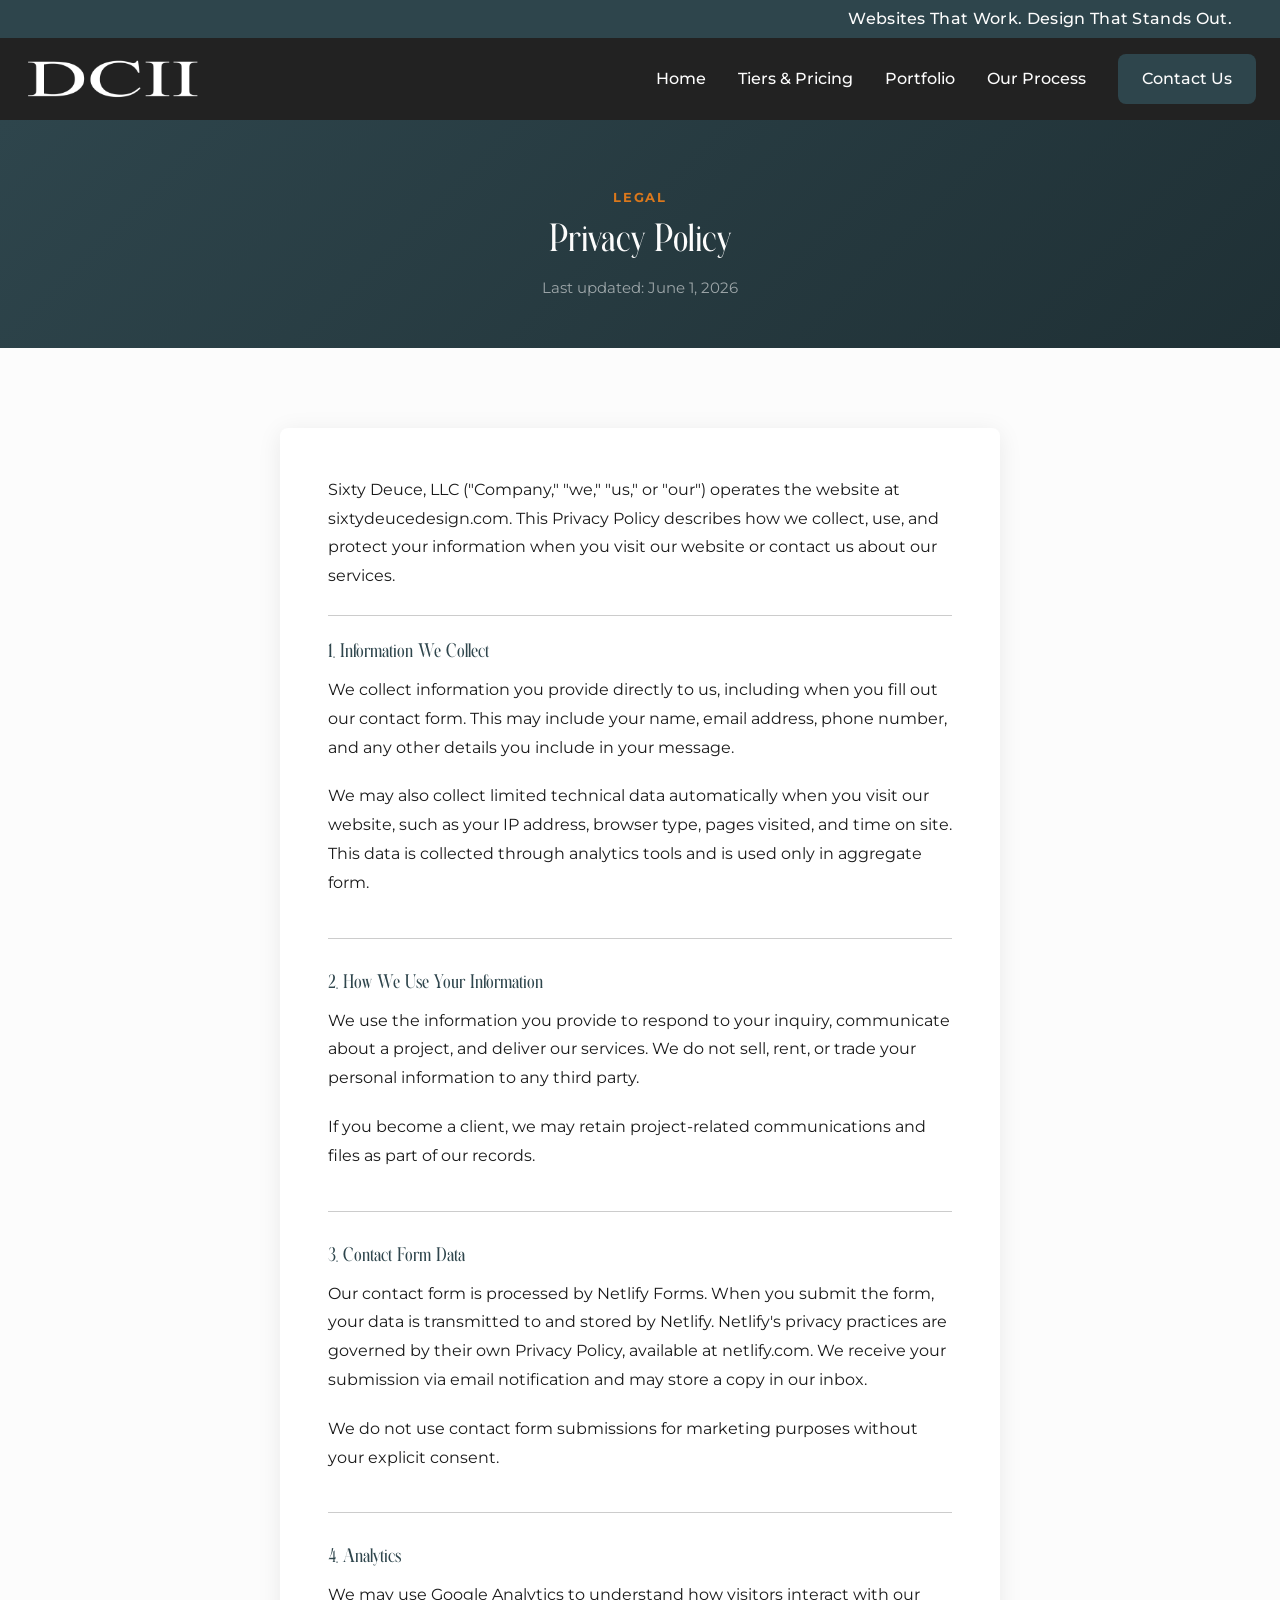
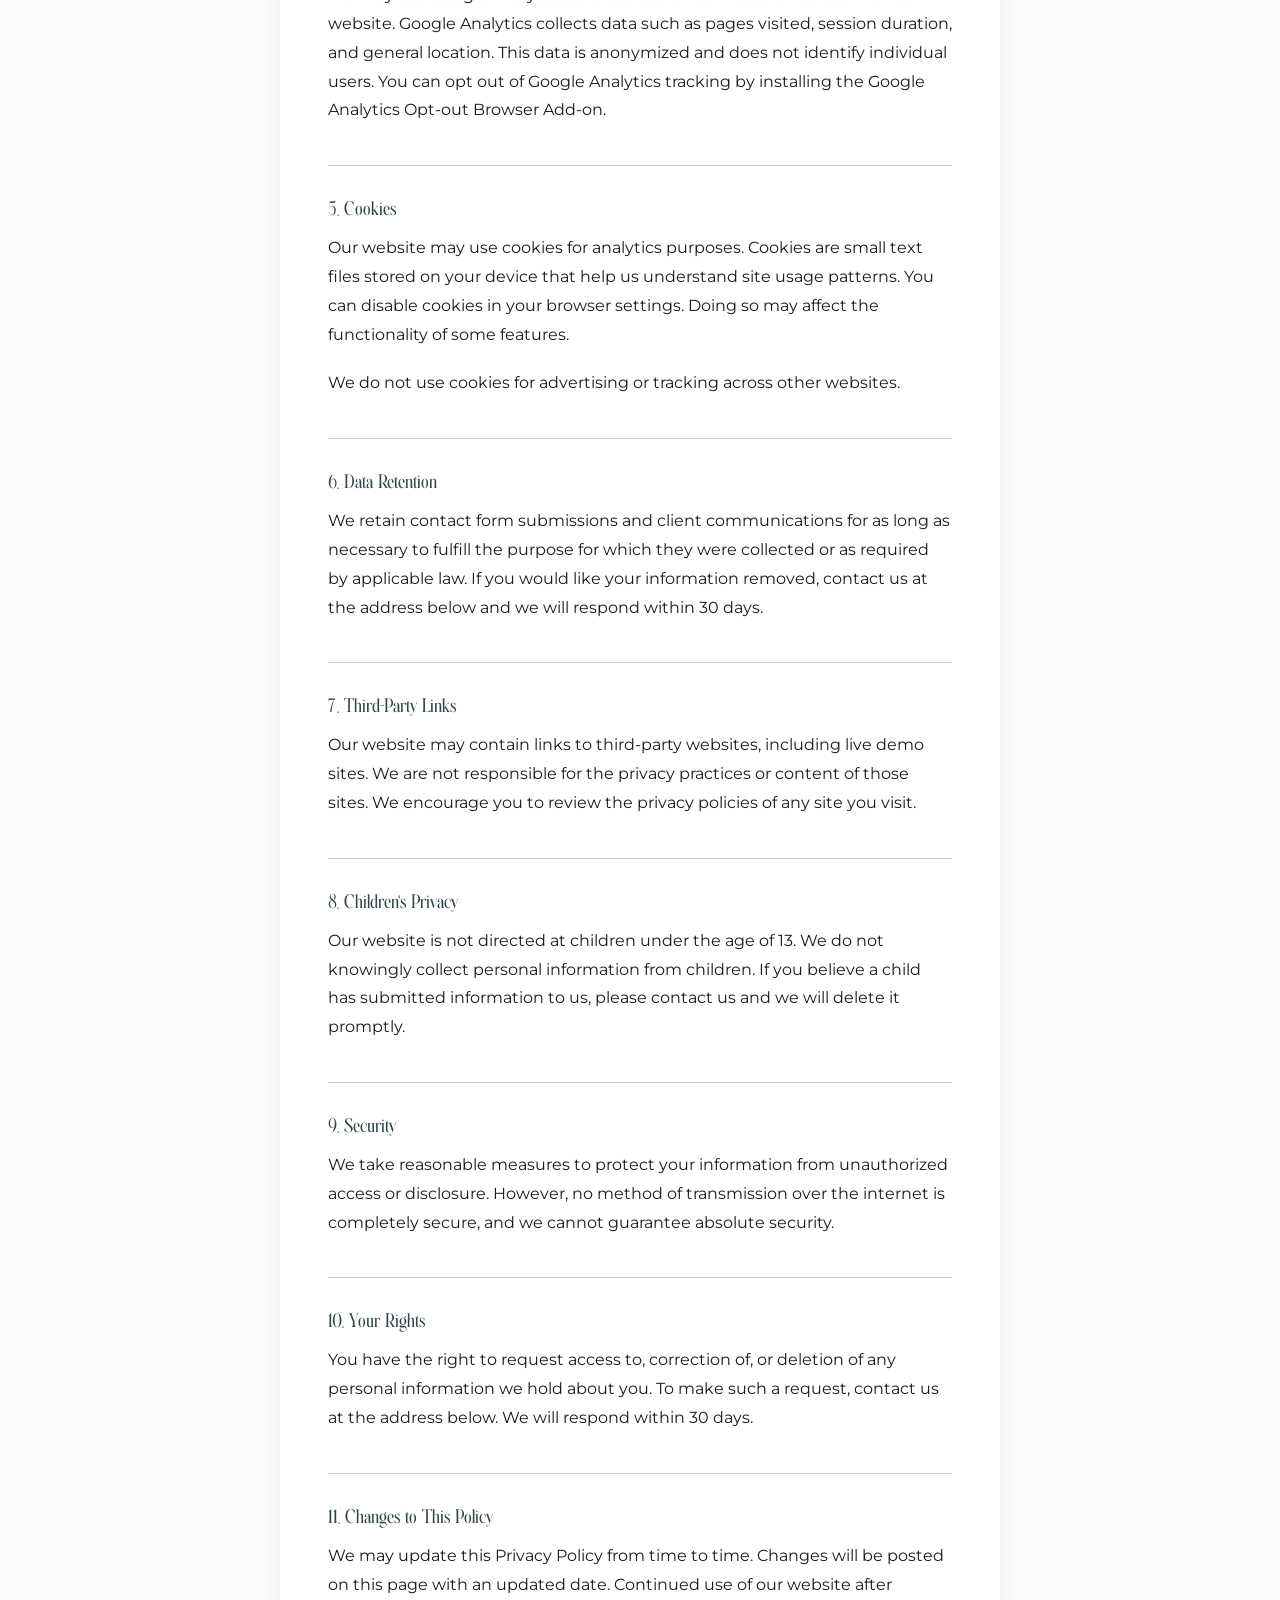
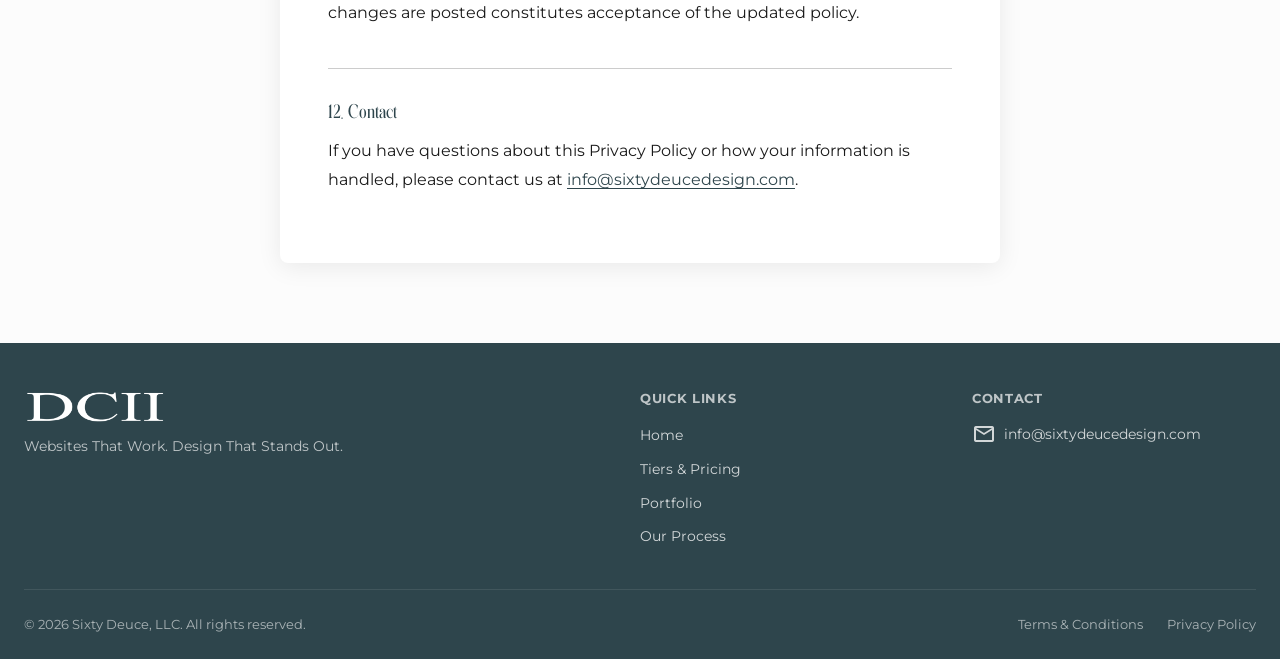
<file: privacy-policy.html>
<!DOCTYPE html>
<html lang="en">
<head>
  <meta charset="UTF-8">
  <meta name="viewport" content="width=device-width, initial-scale=1.0">
  <title>Privacy Policy | Sixty Deuce Design</title>
  <meta name="robots" content="noindex, nofollow">
  <link rel="icon" href="images/favicon.png" type="image/png">
  <link rel="apple-touch-icon" href="images/webclip.png">
  <link rel="preconnect" href="https://fonts.googleapis.com">
  <link rel="preconnect" href="https://fonts.gstatic.com" crossorigin>
  <link href="https://fonts.googleapis.com/css2?family=Montserrat:wght@300;400;500;600;700;800&display=swap" rel="stylesheet">
  <link href="https://fonts.googleapis.com/css2?family=Material+Symbols+Outlined:opsz,wght,FILL,GRAD@24,400,0,0" rel="stylesheet">
  <link rel="stylesheet" href="styles.css">
</head>
<body>

  <!-- NAV MOUNT: injected by js/components.js -->
  <div id="nav-mount"></div>

  <main id="main-content">

    <!-- LEGAL PAGE HERO -->
    <section class="legal-hero" aria-labelledby="legal-page-heading">
      <div class="container">
        <p class="legal-hero__eyebrow">Legal</p>
        <h1 id="legal-page-heading" class="legal-hero__heading">Privacy Policy</h1>
        <p class="legal-hero__meta">Last updated: June 1, 2026</p>
      </div>
    </section>

    <!-- LEGAL CONTENT -->
    <section class="legal-content section" aria-label="Privacy policy content">
      <div class="container container--narrow">

        <div class="legal-body">

          <p>Sixty Deuce, LLC ("Company," "we," "us," or "our") operates the website at sixtydeucedesign.com. This Privacy Policy describes how we collect, use, and protect your information when you visit our website or contact us about our services.</p>

          <h2>1. Information We Collect</h2>
          <p>We collect information you provide directly to us, including when you fill out our contact form. This may include your name, email address, phone number, and any other details you include in your message.</p>
          <p>We may also collect limited technical data automatically when you visit our website, such as your IP address, browser type, pages visited, and time on site. This data is collected through analytics tools and is used only in aggregate form.</p>

          <h2>2. How We Use Your Information</h2>
          <p>We use the information you provide to respond to your inquiry, communicate about a project, and deliver our services. We do not sell, rent, or trade your personal information to any third party.</p>
          <p>If you become a client, we may retain project-related communications and files as part of our records.</p>

          <h2>3. Contact Form Data</h2>
          <p>Our contact form is processed by Netlify Forms. When you submit the form, your data is transmitted to and stored by Netlify. Netlify's privacy practices are governed by their own Privacy Policy, available at netlify.com. We receive your submission via email notification and may store a copy in our inbox.</p>
          <p>We do not use contact form submissions for marketing purposes without your explicit consent.</p>

          <h2>4. Analytics</h2>
          <p>We may use Google Analytics to understand how visitors interact with our website. Google Analytics collects data such as pages visited, session duration, and general location. This data is anonymized and does not identify individual users. You can opt out of Google Analytics tracking by installing the Google Analytics Opt-out Browser Add-on.</p>

          <h2>5. Cookies</h2>
          <p>Our website may use cookies for analytics purposes. Cookies are small text files stored on your device that help us understand site usage patterns. You can disable cookies in your browser settings. Doing so may affect the functionality of some features.</p>
          <p>We do not use cookies for advertising or tracking across other websites.</p>

          <h2>6. Data Retention</h2>
          <p>We retain contact form submissions and client communications for as long as necessary to fulfill the purpose for which they were collected or as required by applicable law. If you would like your information removed, contact us at the address below and we will respond within 30 days.</p>

          <h2>7. Third-Party Links</h2>
          <p>Our website may contain links to third-party websites, including live demo sites. We are not responsible for the privacy practices or content of those sites. We encourage you to review the privacy policies of any site you visit.</p>

          <h2>8. Children's Privacy</h2>
          <p>Our website is not directed at children under the age of 13. We do not knowingly collect personal information from children. If you believe a child has submitted information to us, please contact us and we will delete it promptly.</p>

          <h2>9. Security</h2>
          <p>We take reasonable measures to protect your information from unauthorized access or disclosure. However, no method of transmission over the internet is completely secure, and we cannot guarantee absolute security.</p>

          <h2>10. Your Rights</h2>
          <p>You have the right to request access to, correction of, or deletion of any personal information we hold about you. To make such a request, contact us at the address below. We will respond within 30 days.</p>

          <h2>11. Changes to This Policy</h2>
          <p>We may update this Privacy Policy from time to time. Changes will be posted on this page with an updated date. Continued use of our website after changes are posted constitutes acceptance of the updated policy.</p>

          <h2>12. Contact</h2>
          <p>If you have questions about this Privacy Policy or how your information is handled, please contact us at <a href="mailto:info@sixtydeucedesign.com">info@sixtydeucedesign.com</a>.</p>

        </div>

      </div>
    </section>

  </main>

  <!-- FOOTER MOUNT: injected by js/components.js -->
  <div id="footer-mount"></div>

  <script src="js/components.js"></script>

</body>
</html>
</file>
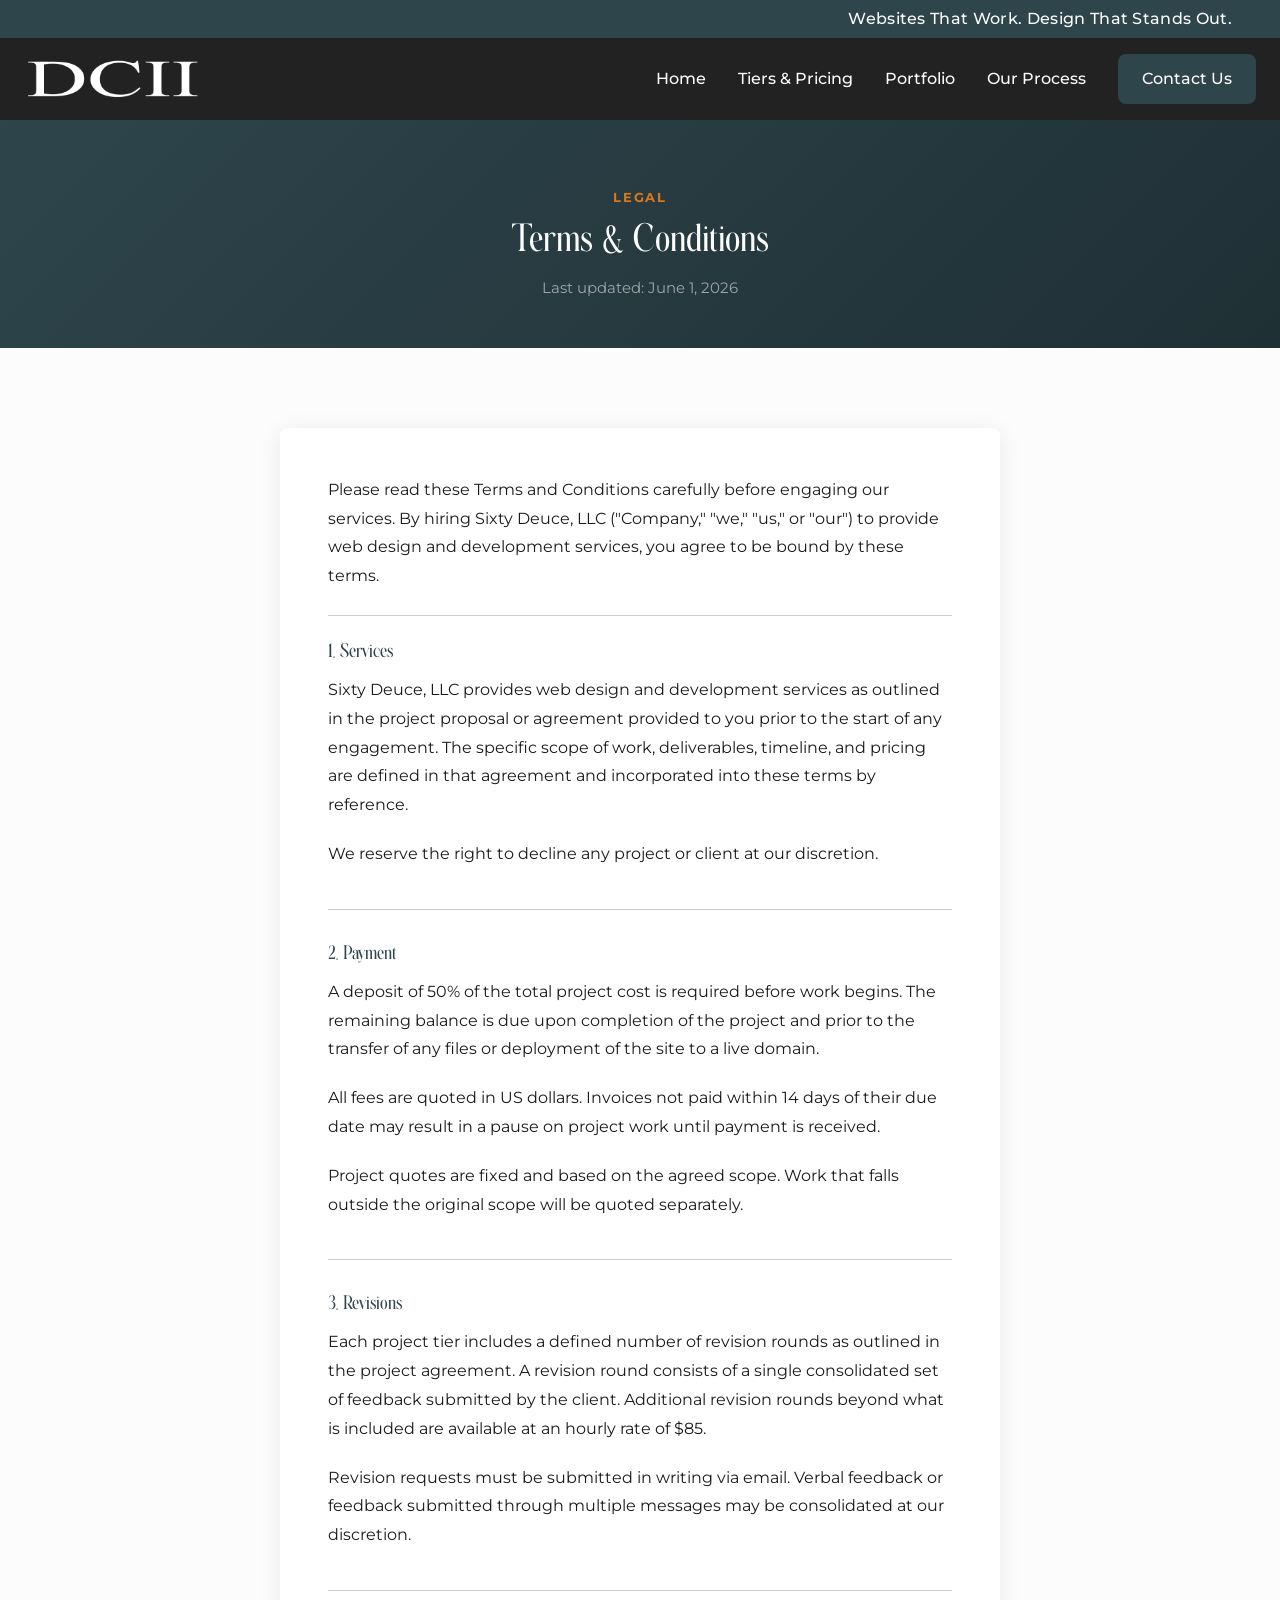
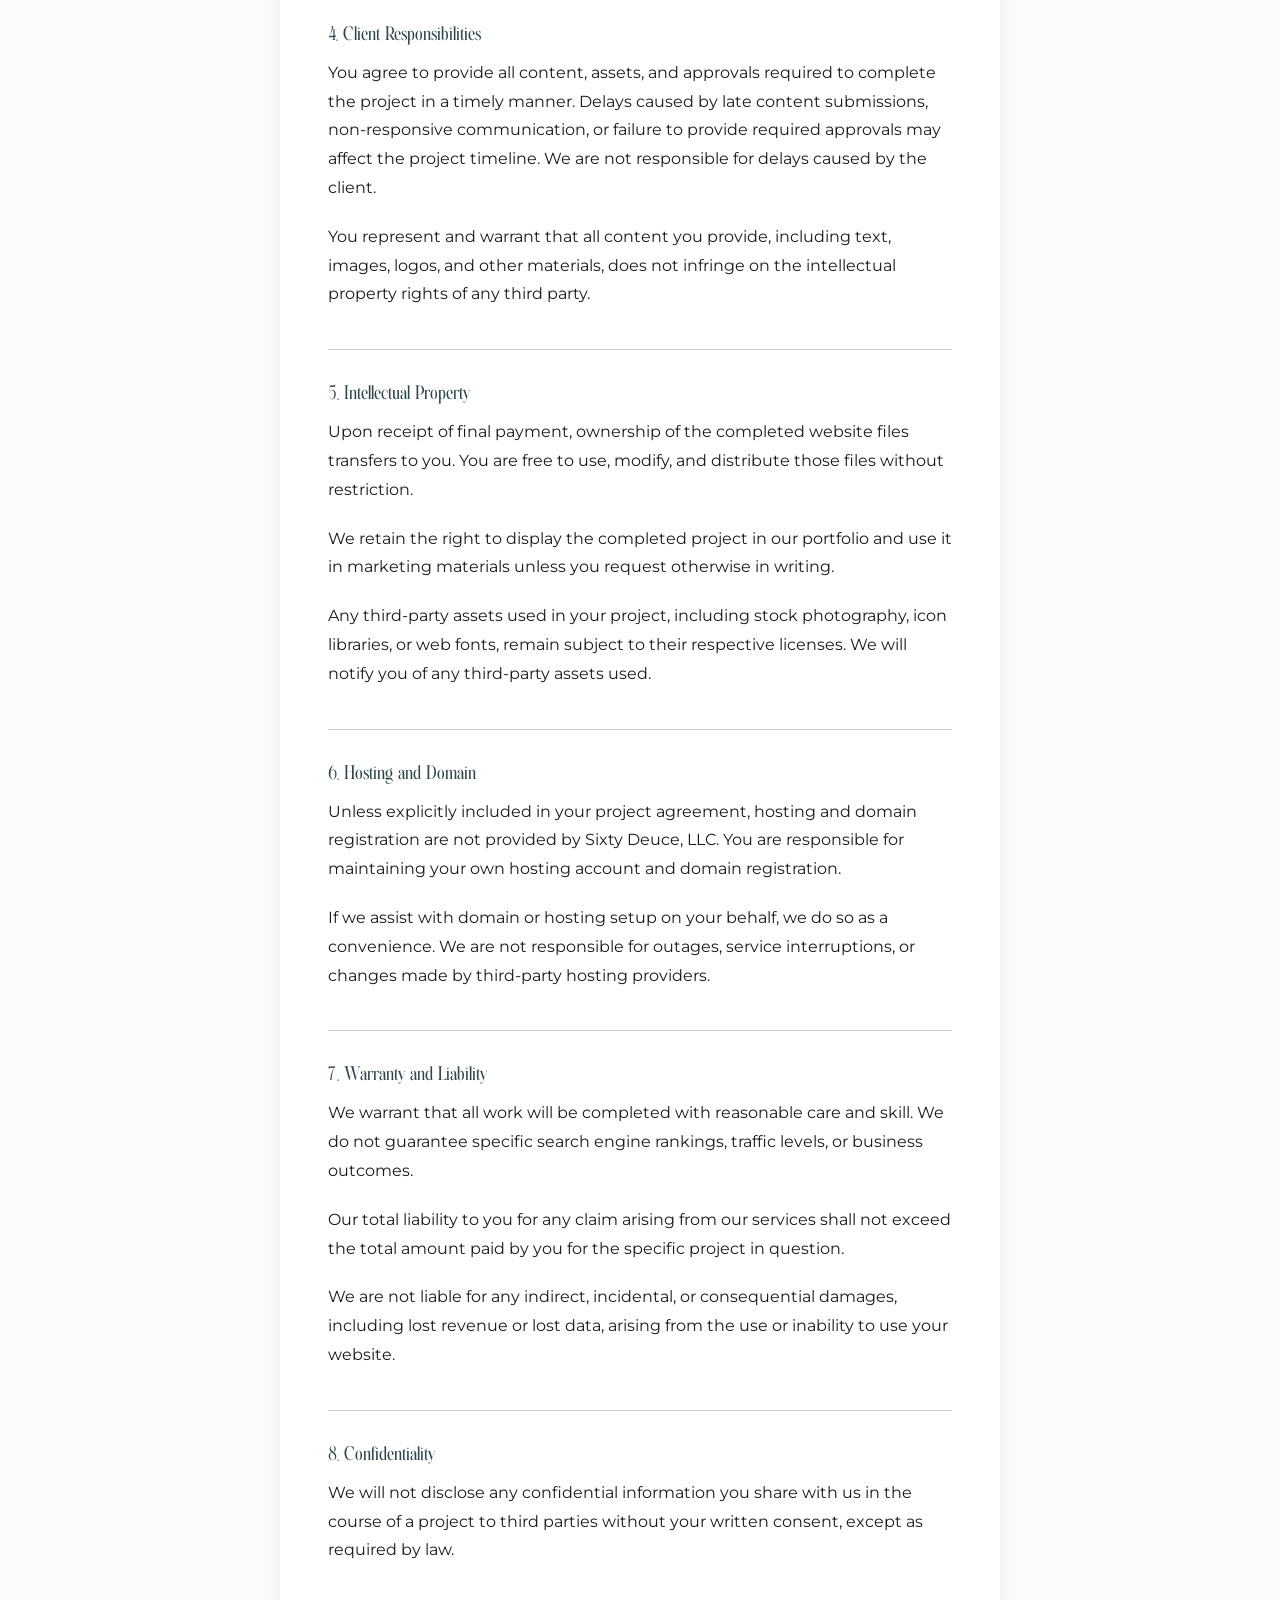
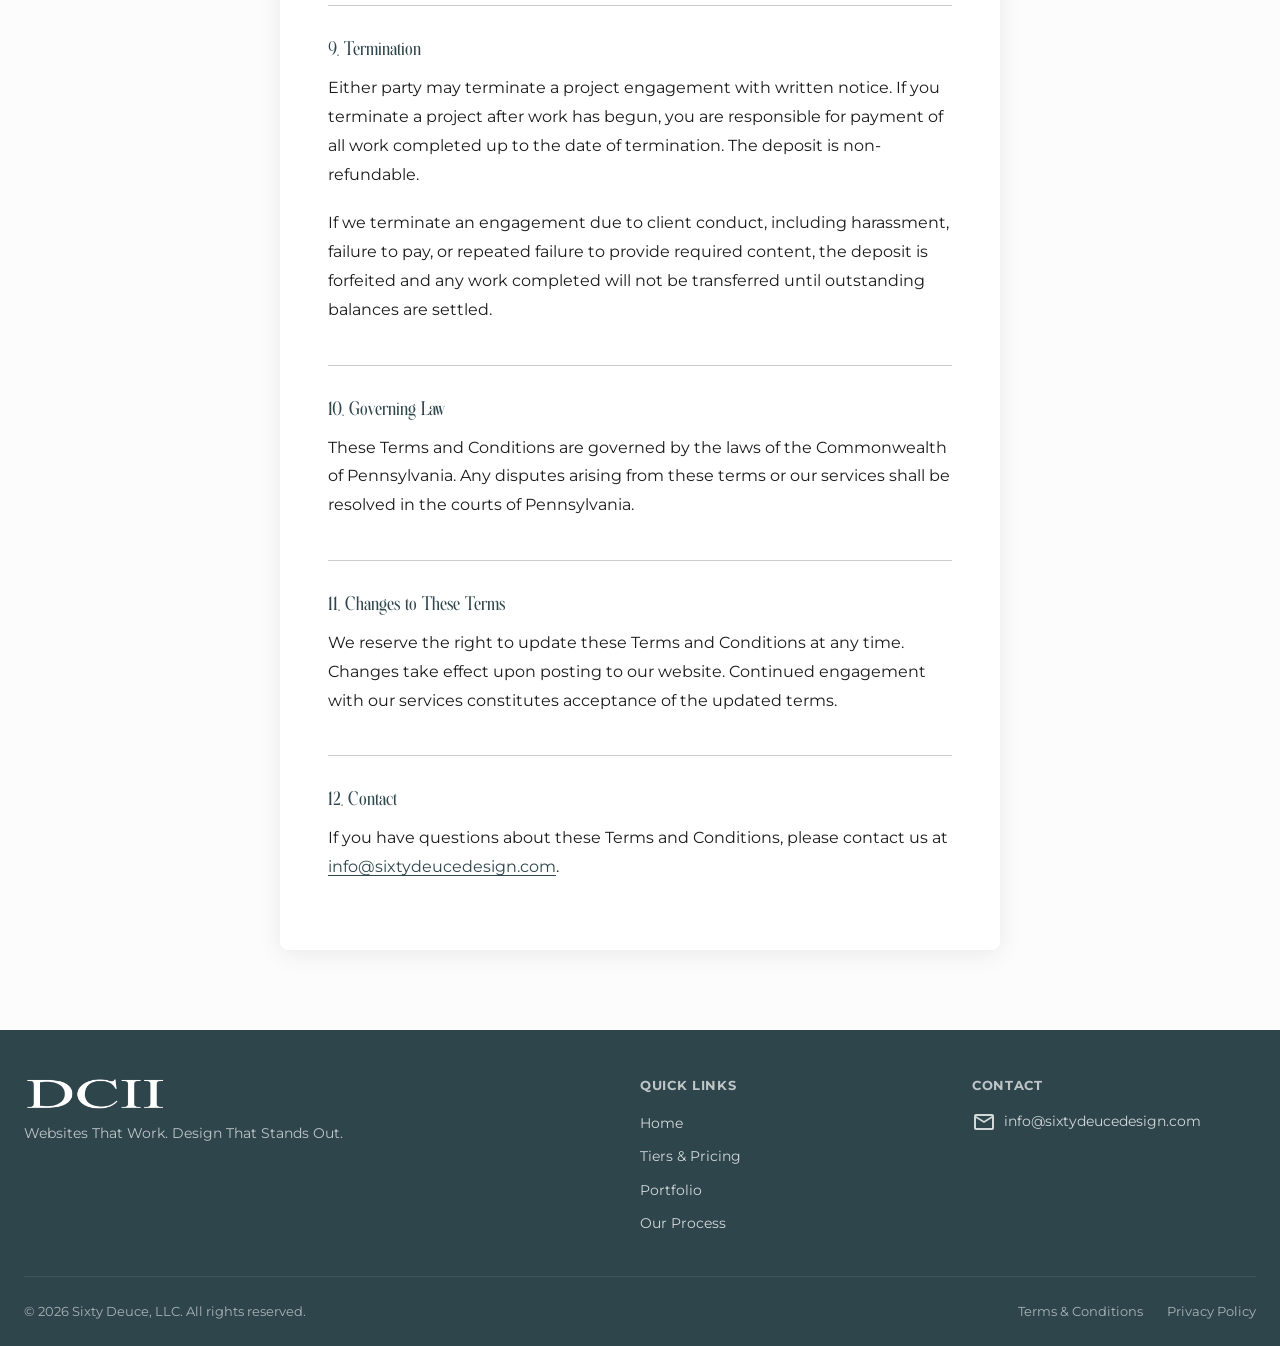
<file: terms-conditions.html>
<!DOCTYPE html>
<html lang="en">
<head>
  <meta charset="UTF-8">
  <meta name="viewport" content="width=device-width, initial-scale=1.0">
  <title>Terms &amp; Conditions | Sixty Deuce Design</title>
  <meta name="robots" content="noindex, nofollow">
  <link rel="icon" href="images/favicon.png" type="image/png">
  <link rel="apple-touch-icon" href="images/webclip.png">
  <link rel="preconnect" href="https://fonts.googleapis.com">
  <link rel="preconnect" href="https://fonts.gstatic.com" crossorigin>
  <link href="https://fonts.googleapis.com/css2?family=Montserrat:wght@300;400;500;600;700;800&display=swap" rel="stylesheet">
  <link href="https://fonts.googleapis.com/css2?family=Material+Symbols+Outlined:opsz,wght,FILL,GRAD@24,400,0,0" rel="stylesheet">
  <link rel="stylesheet" href="styles.css">
</head>
<body>

  <!-- NAV MOUNT: injected by js/components.js -->
  <div id="nav-mount"></div>

  <main id="main-content">

    <!-- LEGAL PAGE HERO -->
    <section class="legal-hero" aria-labelledby="legal-page-heading">
      <div class="container">
        <p class="legal-hero__eyebrow">Legal</p>
        <h1 id="legal-page-heading" class="legal-hero__heading">Terms &amp; Conditions</h1>
        <p class="legal-hero__meta">Last updated: June 1, 2026</p>
      </div>
    </section>

    <!-- LEGAL CONTENT -->
    <section class="legal-content section" aria-label="Terms and conditions content">
      <div class="container container--narrow">

        <div class="legal-body">

          <p>Please read these Terms and Conditions carefully before engaging our services. By hiring Sixty Deuce, LLC ("Company," "we," "us," or "our") to provide web design and development services, you agree to be bound by these terms.</p>

          <h2>1. Services</h2>
          <p>Sixty Deuce, LLC provides web design and development services as outlined in the project proposal or agreement provided to you prior to the start of any engagement. The specific scope of work, deliverables, timeline, and pricing are defined in that agreement and incorporated into these terms by reference.</p>
          <p>We reserve the right to decline any project or client at our discretion.</p>

          <h2>2. Payment</h2>
          <p>A deposit of 50% of the total project cost is required before work begins. The remaining balance is due upon completion of the project and prior to the transfer of any files or deployment of the site to a live domain.</p>
          <p>All fees are quoted in US dollars. Invoices not paid within 14 days of their due date may result in a pause on project work until payment is received.</p>
          <p>Project quotes are fixed and based on the agreed scope. Work that falls outside the original scope will be quoted separately.</p>

          <h2>3. Revisions</h2>
          <p>Each project tier includes a defined number of revision rounds as outlined in the project agreement. A revision round consists of a single consolidated set of feedback submitted by the client. Additional revision rounds beyond what is included are available at an hourly rate of $85.</p>
          <p>Revision requests must be submitted in writing via email. Verbal feedback or feedback submitted through multiple messages may be consolidated at our discretion.</p>

          <h2>4. Client Responsibilities</h2>
          <p>You agree to provide all content, assets, and approvals required to complete the project in a timely manner. Delays caused by late content submissions, non-responsive communication, or failure to provide required approvals may affect the project timeline. We are not responsible for delays caused by the client.</p>
          <p>You represent and warrant that all content you provide, including text, images, logos, and other materials, does not infringe on the intellectual property rights of any third party.</p>

          <h2>5. Intellectual Property</h2>
          <p>Upon receipt of final payment, ownership of the completed website files transfers to you. You are free to use, modify, and distribute those files without restriction.</p>
          <p>We retain the right to display the completed project in our portfolio and use it in marketing materials unless you request otherwise in writing.</p>
          <p>Any third-party assets used in your project, including stock photography, icon libraries, or web fonts, remain subject to their respective licenses. We will notify you of any third-party assets used.</p>

          <h2>6. Hosting and Domain</h2>
          <p>Unless explicitly included in your project agreement, hosting and domain registration are not provided by Sixty Deuce, LLC. You are responsible for maintaining your own hosting account and domain registration.</p>
          <p>If we assist with domain or hosting setup on your behalf, we do so as a convenience. We are not responsible for outages, service interruptions, or changes made by third-party hosting providers.</p>

          <h2>7. Warranty and Liability</h2>
          <p>We warrant that all work will be completed with reasonable care and skill. We do not guarantee specific search engine rankings, traffic levels, or business outcomes.</p>
          <p>Our total liability to you for any claim arising from our services shall not exceed the total amount paid by you for the specific project in question.</p>
          <p>We are not liable for any indirect, incidental, or consequential damages, including lost revenue or lost data, arising from the use or inability to use your website.</p>

          <h2>8. Confidentiality</h2>
          <p>We will not disclose any confidential information you share with us in the course of a project to third parties without your written consent, except as required by law.</p>

          <h2>9. Termination</h2>
          <p>Either party may terminate a project engagement with written notice. If you terminate a project after work has begun, you are responsible for payment of all work completed up to the date of termination. The deposit is non-refundable.</p>
          <p>If we terminate an engagement due to client conduct, including harassment, failure to pay, or repeated failure to provide required content, the deposit is forfeited and any work completed will not be transferred until outstanding balances are settled.</p>

          <h2>10. Governing Law</h2>
          <p>These Terms and Conditions are governed by the laws of the Commonwealth of Pennsylvania. Any disputes arising from these terms or our services shall be resolved in the courts of Pennsylvania.</p>

          <h2>11. Changes to These Terms</h2>
          <p>We reserve the right to update these Terms and Conditions at any time. Changes take effect upon posting to our website. Continued engagement with our services constitutes acceptance of the updated terms.</p>

          <h2>12. Contact</h2>
          <p>If you have questions about these Terms and Conditions, please contact us at <a href="mailto:info@sixtydeucedesign.com">info@sixtydeucedesign.com</a>.</p>

        </div>

      </div>
    </section>

  </main>

  <!-- FOOTER MOUNT: injected by js/components.js -->
  <div id="footer-mount"></div>

  <script src="js/components.js"></script>

</body>
</html>
</file>
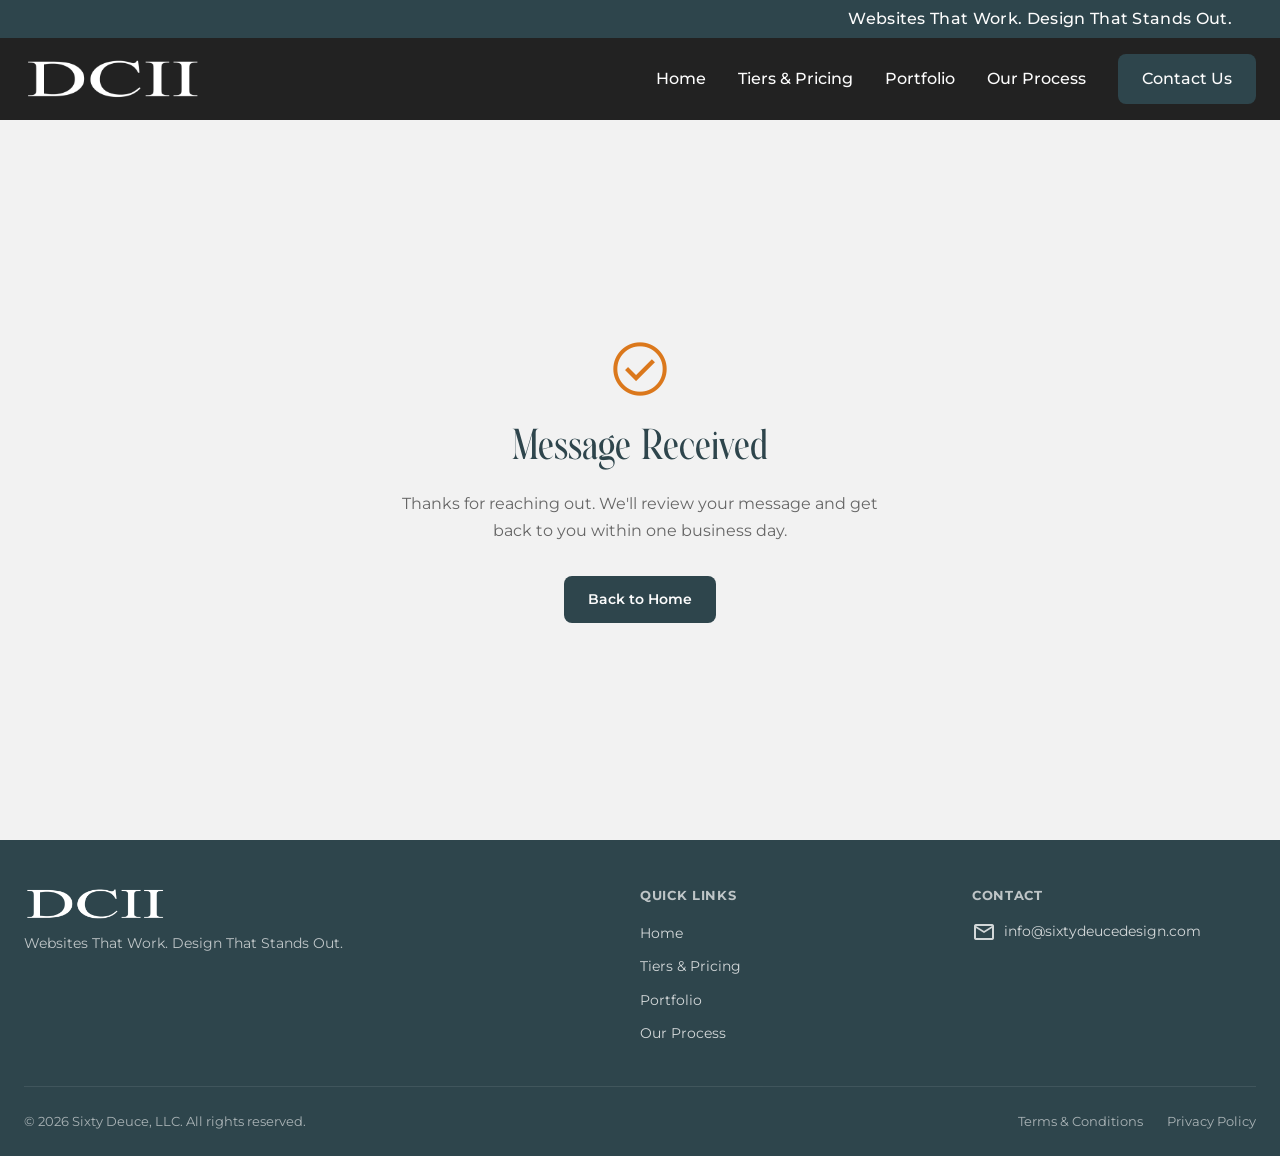
<file: thank-you.html>
<!DOCTYPE html>
<html lang="en">
<head>
  <meta charset="UTF-8">
  <meta name="viewport" content="width=device-width, initial-scale=1.0">
  <title>Message Sent | Sixty Deuce Design</title>
  <meta name="robots" content="noindex, nofollow">
  <link rel="icon" href="images/favicon.png" type="image/png">
  <link rel="apple-touch-icon" href="images/webclip.png">
  <link rel="preconnect" href="https://fonts.googleapis.com">
  <link rel="preconnect" href="https://fonts.gstatic.com" crossorigin>
  <link href="https://fonts.googleapis.com/css2?family=Montserrat:wght@300;400;500;600;700;800&display=swap" rel="stylesheet">
  <link href="https://fonts.googleapis.com/css2?family=Material+Symbols+Outlined:opsz,wght,FILL,GRAD@24,400,0,0" rel="stylesheet">
  <link rel="stylesheet" href="styles.css">
</head>
<body>

  <!-- NAV MOUNT: injected by js/components.js -->
  <div id="nav-mount"></div>

  <main id="main-content">

    <!-- THANK YOU -->
    <section class="thankyou" aria-labelledby="thankyou-heading">
      <div class="thankyou__inner">
        <span class="material-symbols-outlined thankyou__icon" aria-hidden="true">check_circle</span>
        <h1 id="thankyou-heading" class="thankyou__heading">Message Received</h1>
        <p class="thankyou__text">Thanks for reaching out. We'll review your message and get back to you within one business day.</p>
        <a href="/" class="btn btn--primary">Back to Home</a>
      </div>
    </section>

  </main>

  <!-- FOOTER MOUNT: injected by js/components.js -->
  <div id="footer-mount"></div>

  <script src="js/components.js"></script>

</body>
</html>
</file>
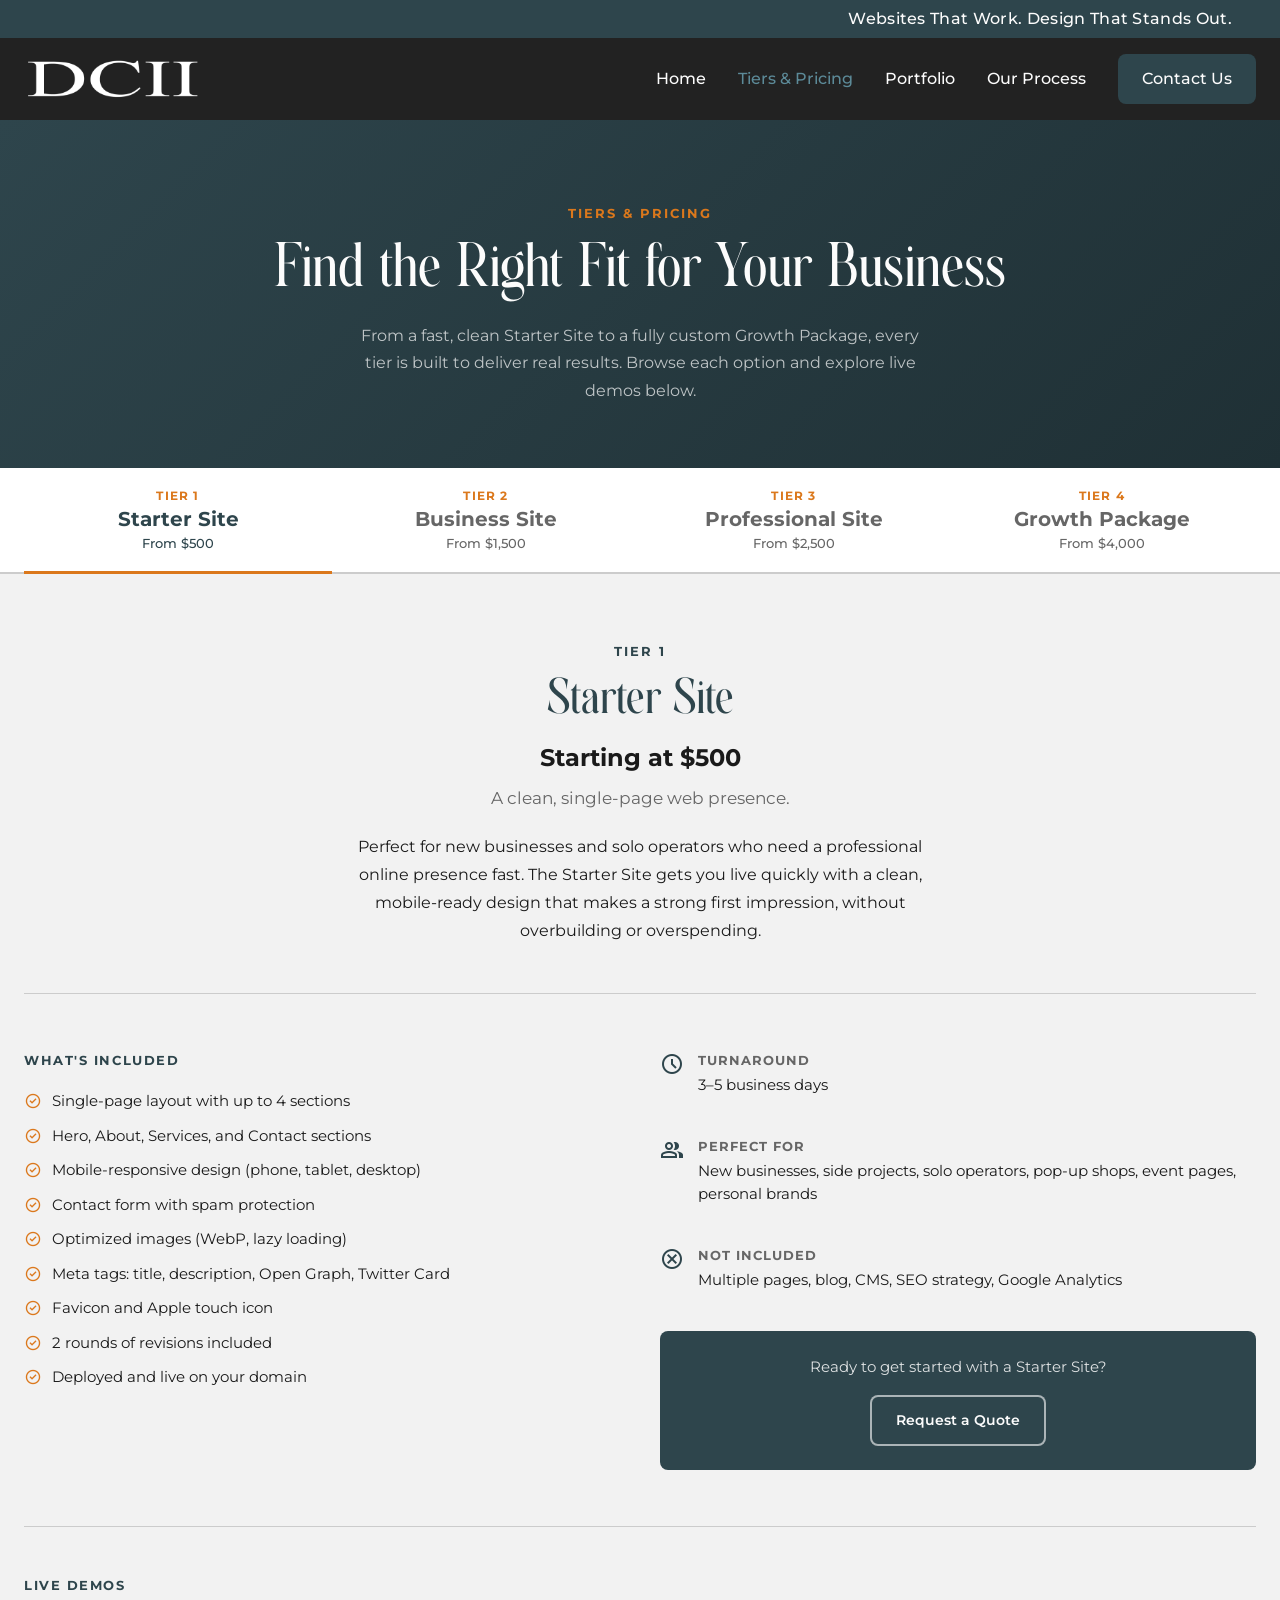
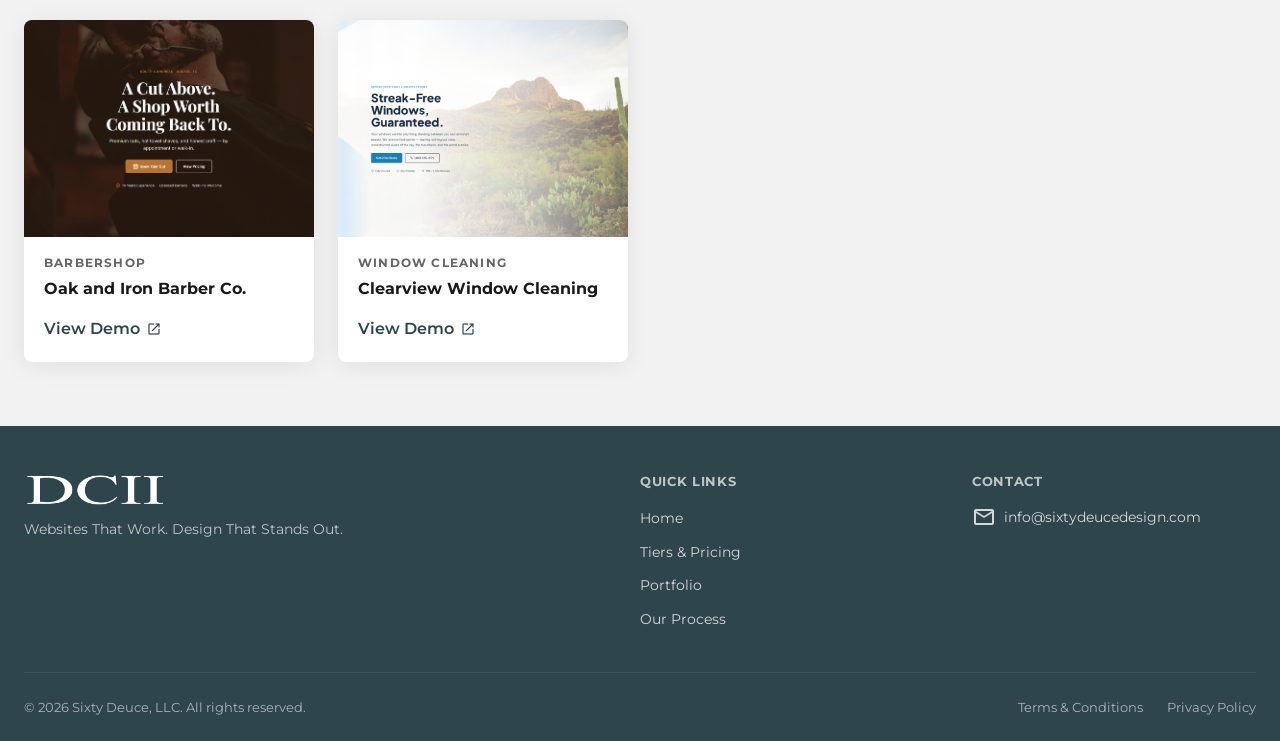
<file: tiers.html>
<!DOCTYPE html>
<html lang="en">
<head>
  <meta charset="UTF-8">
  <meta name="viewport" content="width=device-width, initial-scale=1.0">
  <title>Tiers &amp; Pricing | Sixty Deuce Design</title>
  <meta name="description" content="Explore Sixty Deuce Design's four website tiers, from a $500 Starter Site to a full Growth Package. Find the right fit and view live demos.">
  <meta property="og:title" content="Tiers &amp; Pricing | Sixty Deuce Design">
  <meta property="og:description" content="Explore Sixty Deuce Design's four website tiers, from a $500 Starter Site to a full Growth Package. Find the right fit and view live demos.">
  <meta property="og:image" content="images/open-graph.png">
  <meta property="og:type" content="website">
  <link rel="icon" href="images/favicon.png" type="image/png">
  <link rel="apple-touch-icon" href="images/webclip.png">
  <link rel="preconnect" href="https://fonts.googleapis.com">
  <link rel="preconnect" href="https://fonts.gstatic.com" crossorigin>
  <link href="https://fonts.googleapis.com/css2?family=Montserrat:wght@300;400;500;600;700;800&display=swap" rel="stylesheet">
  <link href="https://fonts.googleapis.com/css2?family=Material+Symbols+Outlined:opsz,wght,FILL,GRAD@24,400,0,0" rel="stylesheet">
  <link rel="stylesheet" href="styles.css">
</head>
<body>

  <!-- NAV MOUNT: injected by js/components.js -->
  <div id="nav-mount"></div>

  <main id="main-content">

    <!-- TIERS PAGE HERO -->
    <section class="tiers-hero" aria-labelledby="tiers-page-heading">
      <div class="container">
        <p class="tiers-hero__eyebrow">Tiers &amp; Pricing</p>
        <h1 id="tiers-page-heading" class="tiers-hero__heading">Find the Right Fit for Your Business</h1>
        <p class="tiers-hero__subtext">From a fast, clean Starter Site to a fully custom Growth Package, every tier is built to deliver real results. Browse each option and explore live demos below.</p>
      </div>
    </section>

    <!-- TIER TABS -->
    <section class="tier-tabs" aria-label="Pricing tiers">

      <!-- TAB NAV -->
      <div class="tab-nav">
        <div class="container">
        <div class="tab-nav__list" role="tablist" aria-label="Website tiers">
        <button
          class="tab-nav__btn is-active"
          role="tab"
          id="tab-t1"
          aria-selected="true"
          aria-controls="panel-t1"
        >
          <span class="tab-nav__tier">Tier 1</span>
          <span class="tab-nav__name">Starter Site</span>
          <span class="tab-nav__price">From $500</span>
        </button>
        <button
          class="tab-nav__btn"
          role="tab"
          id="tab-t2"
          aria-selected="false"
          aria-controls="panel-t2"
          tabindex="-1"
        >
          <span class="tab-nav__tier">Tier 2</span>
          <span class="tab-nav__name">Business Site</span>
          <span class="tab-nav__price">From $1,500</span>
        </button>
        <button
          class="tab-nav__btn"
          role="tab"
          id="tab-t3"
          aria-selected="false"
          aria-controls="panel-t3"
          tabindex="-1"
        >
          <span class="tab-nav__tier">Tier 3</span>
          <span class="tab-nav__name">Professional Site</span>
          <span class="tab-nav__price">From $2,500</span>
        </button>
        <button
          class="tab-nav__btn"
          role="tab"
          id="tab-t4"
          aria-selected="false"
          aria-controls="panel-t4"
          tabindex="-1"
        >
          <span class="tab-nav__tier">Tier 4</span>
          <span class="tab-nav__name">Growth Package</span>
          <span class="tab-nav__price">From $4,000</span>
        </button>
        </div>
        </div>
      </div>

      <!-- TIER 1 PANEL -->
      <div class="tab-panel is-active" id="panel-t1" role="tabpanel" aria-labelledby="tab-t1">
        <div class="container">

          <div class="tier-panel__header">
            <p class="tier-panel__eyebrow">Tier 1</p>
            <h2 class="tier-panel__name">Starter Site</h2>
            <p class="tier-panel__price">Starting at $500</p>
            <p class="tier-panel__tagline">A clean, single-page web presence.</p>
            <p class="tier-panel__desc">Perfect for new businesses and solo operators who need a professional online presence fast. The Starter Site gets you live quickly with a clean, mobile-ready design that makes a strong first impression, without overbuilding or overspending.</p>
          </div>

          <div class="tier-panel__details">
            <div>
              <p class="tier-panel__col-heading">What's Included</p>
              <ul class="tier-panel__features" role="list">
                <li><span class="material-symbols-outlined" aria-hidden="true">check_circle</span>Single-page layout with up to 4 sections</li>
                <li><span class="material-symbols-outlined" aria-hidden="true">check_circle</span>Hero, About, Services, and Contact sections</li>
                <li><span class="material-symbols-outlined" aria-hidden="true">check_circle</span>Mobile-responsive design (phone, tablet, desktop)</li>
                <li><span class="material-symbols-outlined" aria-hidden="true">check_circle</span>Contact form with spam protection</li>
                <li><span class="material-symbols-outlined" aria-hidden="true">check_circle</span>Optimized images (WebP, lazy loading)</li>
                <li><span class="material-symbols-outlined" aria-hidden="true">check_circle</span>Meta tags: title, description, Open Graph, Twitter Card</li>
                <li><span class="material-symbols-outlined" aria-hidden="true">check_circle</span>Favicon and Apple touch icon</li>
                <li><span class="material-symbols-outlined" aria-hidden="true">check_circle</span>2 rounds of revisions included</li>
                <li><span class="material-symbols-outlined" aria-hidden="true">check_circle</span>Deployed and live on your domain</li>
              </ul>
            </div>
            <div>
              <div class="tier-panel__meta">
                <div class="tier-panel__meta-item">
                  <span class="material-symbols-outlined tier-panel__meta-icon" aria-hidden="true">schedule</span>
                  <div>
                    <p class="tier-panel__meta-label">Turnaround</p>
                    <p class="tier-panel__meta-value">3–5 business days</p>
                  </div>
                </div>
                <div class="tier-panel__meta-item">
                  <span class="material-symbols-outlined tier-panel__meta-icon" aria-hidden="true">group</span>
                  <div>
                    <p class="tier-panel__meta-label">Perfect For</p>
                    <p class="tier-panel__meta-value">New businesses, side projects, solo operators, pop-up shops, event pages, personal brands</p>
                  </div>
                </div>
                <div class="tier-panel__meta-item">
                  <span class="material-symbols-outlined tier-panel__meta-icon" aria-hidden="true">cancel</span>
                  <div>
                    <p class="tier-panel__meta-label">Not Included</p>
                    <p class="tier-panel__meta-value">Multiple pages, blog, CMS, SEO strategy, Google Analytics</p>
                  </div>
                </div>
                <div class="tier-panel__cta-box">
                  <p>Ready to get started with a Starter Site?</p>
                  <a href="index.html#contact-form" class="btn btn--primary">Request a Quote</a>
                </div>
              </div>
            </div>
          </div>

          <div class="tier-panel__demos">
            <p class="tier-panel__demos-heading">Live Demos</p>
            <div class="demo-grid">
              <article class="demo-card">
                <div class="demo-card__image">
                  <img src="images/oak-iron-screenshot.png" alt="Oak and Iron Barber Co. starter site screenshot" loading="lazy">
                </div>
                <div class="demo-card__body">
                  <p class="demo-card__type">Barbershop</p>
                  <p class="demo-card__name">Oak and Iron Barber Co.</p>
                  <a href="https://demos.sixtydeucedesign.com/t1-starter/d3-oak-and-iron-barber/oak-and-iron-barber.html" target="_blank" rel="noopener noreferrer" class="demo-card__link">
                    View Demo <span class="material-symbols-outlined" aria-hidden="true">open_in_new</span><span class="sr-only"> (opens in new tab)</span>
                  </a>
                </div>
              </article>
              <article class="demo-card">
                <div class="demo-card__image">
                  <img src="images/clearview-window-screenshot.png" alt="Clearview Window Cleaning starter site screenshot" loading="lazy">
                </div>
                <div class="demo-card__body">
                  <p class="demo-card__type">Window Cleaning</p>
                  <p class="demo-card__name">Clearview Window Cleaning</p>
                  <a href="https://demos.sixtydeucedesign.com/t1-starter/d4-clearview-window-cleaning/clearview-window-cleaning.html" target="_blank" rel="noopener noreferrer" class="demo-card__link">
                    View Demo <span class="material-symbols-outlined" aria-hidden="true">open_in_new</span><span class="sr-only"> (opens in new tab)</span>
                  </a>
                </div>
              </article>
            </div>
          </div>

        </div>
      </div>

      <!-- TIER 2 PANEL -->
      <div class="tab-panel" id="panel-t2" role="tabpanel" aria-labelledby="tab-t2" hidden>
        <div class="container">

          <div class="tier-panel__header">
            <p class="tier-panel__eyebrow">Tier 2</p>
            <h2 class="tier-panel__name">Business Site</h2>
            <p class="tier-panel__price">Starting at $1,500</p>
            <p class="tier-panel__tagline">A full site built to earn trust and generate leads.</p>
            <p class="tier-panel__desc">The Business Site is the workhorse package. More pages, more content, and the SEO foundation you need to start showing up in local search. Built for businesses that need a credible, professional presence that works around the clock.</p>
          </div>

          <div class="tier-panel__details">
            <div>
              <p class="tier-panel__col-heading">What's Included</p>
              <ul class="tier-panel__features" role="list">
                <li><span class="material-symbols-outlined" aria-hidden="true">check_circle</span>Homepage + up to 7 interior pages</li>
                <li><span class="material-symbols-outlined" aria-hidden="true">check_circle</span>About Us, Services, Contact, and FAQ pages</li>
                <li><span class="material-symbols-outlined" aria-hidden="true">check_circle</span>On-page SEO (title tags, meta descriptions, heading structure)</li>
                <li><span class="material-symbols-outlined" aria-hidden="true">check_circle</span>LocalBusiness schema markup</li>
                <li><span class="material-symbols-outlined" aria-hidden="true">check_circle</span>Google Maps embed</li>
                <li><span class="material-symbols-outlined" aria-hidden="true">check_circle</span>Contact form with spam protection</li>
                <li><span class="material-symbols-outlined" aria-hidden="true">check_circle</span>Mobile-responsive design across all pages</li>
                <li><span class="material-symbols-outlined" aria-hidden="true">check_circle</span>Optimized images with lazy loading</li>
                <li><span class="material-symbols-outlined" aria-hidden="true">check_circle</span>3 rounds of revisions included</li>
                <li><span class="material-symbols-outlined" aria-hidden="true">check_circle</span>Deployed and live on your domain</li>
              </ul>
            </div>
            <div>
              <div class="tier-panel__meta">
                <div class="tier-panel__meta-item">
                  <span class="material-symbols-outlined tier-panel__meta-icon" aria-hidden="true">schedule</span>
                  <div>
                    <p class="tier-panel__meta-label">Turnaround</p>
                    <p class="tier-panel__meta-value">7–10 business days</p>
                  </div>
                </div>
                <div class="tier-panel__meta-item">
                  <span class="material-symbols-outlined tier-panel__meta-icon" aria-hidden="true">group</span>
                  <div>
                    <p class="tier-panel__meta-label">Perfect For</p>
                    <p class="tier-panel__meta-value">Established local businesses, service contractors, restaurants, retail stores, and trades</p>
                  </div>
                </div>
                <div class="tier-panel__meta-item">
                  <span class="material-symbols-outlined tier-panel__meta-icon" aria-hidden="true">cancel</span>
                  <div>
                    <p class="tier-panel__meta-label">Not Included</p>
                    <p class="tier-panel__meta-value">Blog, CMS, Google Analytics, Google Business Profile setup, service area pages</p>
                  </div>
                </div>
                <div class="tier-panel__cta-box">
                  <p>Ready to build a Business Site?</p>
                  <a href="index.html#contact-form" class="btn btn--primary">Request a Quote</a>
                </div>
              </div>
            </div>
          </div>

          <div class="tier-panel__demos">
            <p class="tier-panel__demos-heading">Live Demos</p>
            <div class="demo-grid">
              <article class="demo-card">
                <div class="demo-card__image">
                  <img src="images/peakstone-screenshot.png" alt="Peakstone Roofing business site screenshot" loading="lazy">
                </div>
                <div class="demo-card__body">
                  <p class="demo-card__type">Roofing Contractor</p>
                  <p class="demo-card__name">Peakstone Roofing</p>
                  <a href="https://demos.sixtydeucedesign.com/t2-business/d1-peakstone-roofing/peakstone-roofing.html" target="_blank" rel="noopener noreferrer" class="demo-card__link">
                    View Demo <span class="material-symbols-outlined" aria-hidden="true">open_in_new</span><span class="sr-only"> (opens in new tab)</span>
                  </a>
                </div>
              </article>
              <article class="demo-card">
                <div class="demo-card__image">
                  <img src="images/frostline-hvac.png" alt="Frostline HVAC business site screenshot" loading="lazy">
                </div>
                <div class="demo-card__body">
                  <p class="demo-card__type">HVAC</p>
                  <p class="demo-card__name">Frostline HVAC</p>
                  <a href="https://demos.sixtydeucedesign.com/t2-business/d2-frostline-hvac/frostline-hvac.html" target="_blank" rel="noopener noreferrer" class="demo-card__link">
                    View Demo <span class="material-symbols-outlined" aria-hidden="true">open_in_new</span><span class="sr-only"> (opens in new tab)</span>
                  </a>
                </div>
              </article>
            </div>
          </div>

        </div>
      </div>

      <!-- TIER 3 PANEL -->
      <div class="tab-panel" id="panel-t3" role="tabpanel" aria-labelledby="tab-t3" hidden>
        <div class="container">

          <div class="tier-panel__header">
            <p class="tier-panel__eyebrow">Tier 3</p>
            <h2 class="tier-panel__name">Professional Site</h2>
            <p class="tier-panel__price">Starting at $2,500</p>
            <p class="tier-panel__tagline">Content depth to compete in crowded local markets.</p>
            <p class="tier-panel__desc">For businesses in competitive service areas where showing up in local search isn't optional. The Professional Site gives you the content structure, tracking, and optimization to outrank competitors and convert more visitors into customers.</p>
          </div>

          <div class="tier-panel__details">
            <div>
              <p class="tier-panel__col-heading">What's Included</p>
              <ul class="tier-panel__features" role="list">
                <li><span class="material-symbols-outlined" aria-hidden="true">check_circle</span>Up to 15 pages with semi-custom design</li>
                <li><span class="material-symbols-outlined" aria-hidden="true">check_circle</span>Individual service pages and service area pages</li>
                <li><span class="material-symbols-outlined" aria-hidden="true">check_circle</span>Gallery or portfolio section</li>
                <li><span class="material-symbols-outlined" aria-hidden="true">check_circle</span>Blog-ready structure</li>
                <li><span class="material-symbols-outlined" aria-hidden="true">check_circle</span>Google Business Profile setup and optimization</li>
                <li><span class="material-symbols-outlined" aria-hidden="true">check_circle</span>GA4 (Google Analytics 4) setup</li>
                <li><span class="material-symbols-outlined" aria-hidden="true">check_circle</span>Advanced schema markup</li>
                <li><span class="material-symbols-outlined" aria-hidden="true">check_circle</span>Sitemap and robots.txt</li>
                <li><span class="material-symbols-outlined" aria-hidden="true">check_circle</span>Social media meta tags</li>
                <li><span class="material-symbols-outlined" aria-hidden="true">check_circle</span>4 rounds of revisions included</li>
                <li><span class="material-symbols-outlined" aria-hidden="true">check_circle</span>Deployed and live on your domain</li>
              </ul>
            </div>
            <div>
              <div class="tier-panel__meta">
                <div class="tier-panel__meta-item">
                  <span class="material-symbols-outlined tier-panel__meta-icon" aria-hidden="true">schedule</span>
                  <div>
                    <p class="tier-panel__meta-label">Turnaround</p>
                    <p class="tier-panel__meta-value">10–15 business days</p>
                  </div>
                </div>
                <div class="tier-panel__meta-item">
                  <span class="material-symbols-outlined tier-panel__meta-icon" aria-hidden="true">group</span>
                  <div>
                    <p class="tier-panel__meta-label">Perfect For</p>
                    <p class="tier-panel__meta-value">Businesses in competitive markets, multi-location services, and companies with complex service offerings</p>
                  </div>
                </div>
                <div class="tier-panel__meta-item">
                  <span class="material-symbols-outlined tier-panel__meta-icon" aria-hidden="true">cancel</span>
                  <div>
                    <p class="tier-panel__meta-label">Not Included</p>
                    <p class="tier-panel__meta-value">CMS, full custom design, ongoing maintenance, conversion tracking, dedicated project manager</p>
                  </div>
                </div>
                <div class="tier-panel__cta-box">
                  <p>Ready for a Professional Site?</p>
                  <a href="index.html#contact-form" class="btn btn--primary">Request a Quote</a>
                </div>
              </div>
            </div>
          </div>

          <div class="tier-panel__demos">
            <p class="tier-panel__demos-heading">Live Demos</p>
            <div class="demo-grid">
              <article class="demo-card">
                <div class="demo-card__image">
                  <img src="images/verde-screenshot.png" alt="Verde Valley Landscaping professional site screenshot" loading="lazy">
                </div>
                <div class="demo-card__body">
                  <p class="demo-card__type">Landscaping</p>
                  <p class="demo-card__name">Verde Valley Landscaping</p>
                  <a href="https://demos.sixtydeucedesign.com/t3-professional/d5-verde-valley-landscaping/verde-valley-landscaping.html" target="_blank" rel="noopener noreferrer" class="demo-card__link">
                    View Demo <span class="material-symbols-outlined" aria-hidden="true">open_in_new</span><span class="sr-only"> (opens in new tab)</span>
                  </a>
                </div>
              </article>
            </div>
          </div>

        </div>
      </div>

      <!-- TIER 4 PANEL -->
      <div class="tab-panel" id="panel-t4" role="tabpanel" aria-labelledby="tab-t4" hidden>
        <div class="container">

          <div class="tier-panel__header">
            <p class="tier-panel__eyebrow">Tier 4</p>
            <h2 class="tier-panel__name">Growth Package</h2>
            <p class="tier-panel__price">Starting at $4,000</p>
            <p class="tier-panel__tagline">A complete digital presence, not just a website.</p>
            <p class="tier-panel__desc">The Growth Package is for businesses serious about their digital strategy. You get a fully custom design, a comprehensive SEO plan, conversion tracking, and three months of hands-on maintenance, plus a dedicated team behind every decision.</p>
          </div>

          <div class="tier-panel__details">
            <div>
              <p class="tier-panel__col-heading">What's Included</p>
              <ul class="tier-panel__features" role="list">
                <li><span class="material-symbols-outlined" aria-hidden="true">check_circle</span>Up to 25 pages with fully custom design</li>
                <li><span class="material-symbols-outlined" aria-hidden="true">check_circle</span>CMS integration for in-house content updates</li>
                <li><span class="material-symbols-outlined" aria-hidden="true">check_circle</span>Full keyword research and SEO strategy</li>
                <li><span class="material-symbols-outlined" aria-hidden="true">check_circle</span>Conversion tracking (calls, form fills, map clicks)</li>
                <li><span class="material-symbols-outlined" aria-hidden="true">check_circle</span>Google Search Console setup</li>
                <li><span class="material-symbols-outlined" aria-hidden="true">check_circle</span>GA4 with advanced event tracking</li>
                <li><span class="material-symbols-outlined" aria-hidden="true">check_circle</span>3 months of ongoing maintenance included</li>
                <li><span class="material-symbols-outlined" aria-hidden="true">check_circle</span>Dedicated project manager</li>
                <li><span class="material-symbols-outlined" aria-hidden="true">check_circle</span>Priority support and response</li>
                <li><span class="material-symbols-outlined" aria-hidden="true">check_circle</span>We iterate until you're genuinely happy with the result</li>
              </ul>
            </div>
            <div>
              <div class="tier-panel__meta">
                <div class="tier-panel__meta-item">
                  <span class="material-symbols-outlined tier-panel__meta-icon" aria-hidden="true">schedule</span>
                  <div>
                    <p class="tier-panel__meta-label">Turnaround</p>
                    <p class="tier-panel__meta-value">3–5 weeks (scoped per project)</p>
                  </div>
                </div>
                <div class="tier-panel__meta-item">
                  <span class="material-symbols-outlined tier-panel__meta-icon" aria-hidden="true">group</span>
                  <div>
                    <p class="tier-panel__meta-label">Perfect For</p>
                    <p class="tier-panel__meta-value">Growth-stage businesses, multi-location companies, and anyone ready for a complete digital overhaul with strategy and support</p>
                  </div>
                </div>
                <div class="tier-panel__meta-item">
                  <span class="material-symbols-outlined tier-panel__meta-icon" aria-hidden="true">star</span>
                  <div>
                    <p class="tier-panel__meta-label">What Makes It Different</p>
                    <p class="tier-panel__meta-value">This isn't a template build. Every Growth Package is scoped, strategized, and executed as a custom engagement from day one.</p>
                  </div>
                </div>
              </div>
            </div>
          </div>

          <div class="tier-panel__demos">
            <div class="consult-cta">
              <p class="consult-cta__eyebrow">Growth Package</p>
              <h3 class="consult-cta__heading">Let's Talk About Your Project</h3>
              <p class="consult-cta__text">Every Growth Package starts with a discovery call. Tell us about your business, your goals, and your market. We'll put together a custom scope and proposal.</p>
              <a href="index.html#contact-form" class="btn btn--primary">Request a Consultation</a>
            </div>
          </div>

        </div>
      </div>

    </section>

  </main>

  <!-- FOOTER MOUNT: injected by js/components.js -->
  <div id="footer-mount"></div>

  <script src="js/components.js"></script>
  <script>
    (function () {
      "use strict";

      /**
       * Initializes the tier tab interface.
       * Handles click events and keyboard navigation per WAI-ARIA Tabs pattern.
       */
      function initTabs() {
        const tabList = document.querySelector('[role="tablist"]');

        if (!tabList) {
          return;
        }

        const tabs = Array.from(tabList.querySelectorAll('[role="tab"]'));

        /**
         * Activates a tab and shows its associated panel.
         * @param {HTMLElement} tab The tab button to activate.
         */
        function activateTab(tab) {
          tabs.forEach((t) => {
            t.classList.remove("is-active");
            t.setAttribute("aria-selected", "false");
            t.setAttribute("tabindex", "-1");
          });

          const panels = document.querySelectorAll('[role="tabpanel"]');

          panels.forEach((panel) => {
            panel.classList.remove("is-active");
            panel.hidden = true;
          });

          tab.classList.add("is-active");
          tab.setAttribute("aria-selected", "true");
          tab.removeAttribute("tabindex");
          tab.focus();

          const targetPanel = document.getElementById(tab.getAttribute("aria-controls"));

          if (targetPanel) {
            targetPanel.classList.add("is-active");
            targetPanel.hidden = false;
          }
        }

        const hash = window.location.hash;

        if (hash) {
          const targetTab = document.querySelector(`[id="${hash.slice(1)}"]`);

          if (targetTab && targetTab.getAttribute("role") === "tab") {
            activateTab(targetTab);
            targetTab.scrollIntoView({ behavior: "smooth", block: "start" });
          }
        }

        tabs.forEach((tab) => {
          tab.addEventListener("click", () => activateTab(tab));

          tab.addEventListener("keydown", (event) => {
            const currentIndex = tabs.indexOf(event.currentTarget);
            let nextIndex;

            switch (event.key) {
              case "ArrowRight":
                nextIndex = (currentIndex + 1) % tabs.length;
                activateTab(tabs[nextIndex]);
                break;
              case "ArrowLeft":
                nextIndex = (currentIndex - 1 + tabs.length) % tabs.length;
                activateTab(tabs[nextIndex]);
                break;
              case "Home":
                activateTab(tabs[0]);
                event.preventDefault();
                break;
              case "End":
                activateTab(tabs[tabs.length - 1]);
                event.preventDefault();
                break;
              default:
                break;
            }
          });
        });
      }

      if (document.readyState === "complete") {
        initTabs();
      } else {
        window.addEventListener("load", initTabs, { once: true });
      }
    })();
  </script>

</body>
</html>
</file>
<file: styles.css>
/* ================================
   SIXTY DEUCE DESIGN - MAIN STYLES
   ================================ */

/* ================================
   CUSTOM FONTS
   ================================ */
@font-face {
  font-family: Things;
  src: url("fonts/Things.otf") format("opentype");
  font-weight: 400;
  font-style: normal;
  font-display: swap;
}

/* ================================
   DESIGN TOKENS
   ================================ */
:root {
  --color-primary: #2e454c;
  --color-primary-hover: #1f2e33;
  --color-secondary: #5c8a98;
  --color-accent: #db781c;
  --color-bg: #f2f2f2;
  --color-bg-alt: #fcfcfc;
  --color-text: #1a1a1a;
  --color-text-muted: #666;
  --color-text-inverse: #fcfcfc;
  --color-border: #ccc;
  --color-neutral-dark: #222;
  --font-heading: Things, "Palatino Linotype", sans-serif;
  --font-body: Montserrat, sans-serif;
  --radius: 0.5rem;
  --shadow-smooth: 0 4px 24px rgba(0, 0, 0, 0.08);
  --container-max: 85rem;
  --container-medium: 72rem;
  --section-padding: 5rem 0;
  --section-padding-sm: 3rem 0;
}

/* ================================
   RESET AND BASE
   ================================ */
*,
*::before,
*::after {
  box-sizing: border-box;
}

body {
  margin: 0;
  background-color: var(--color-bg);
  font-family: var(--font-body);
  color: var(--color-text);
  font-size: 1rem;
  line-height: 1.6;
  -webkit-font-smoothing: antialiased;
  -moz-osx-font-smoothing: grayscale;
}

h1, h2, h3, h4, h5, h6 {
  font-family: var(--font-heading);
  margin: 0;
  font-weight: 400;
  line-height: 1.2;
}

h1 { font-size: clamp(2.5rem, 5vw, 4rem); line-height: 1.1; }
h2 { font-size: clamp(2rem, 4vw, 4rem); }
h3 { font-size: clamp(1.5rem, 3vw, 2rem); }

p { margin: 0 0 1rem; }

a {
  color: var(--color-secondary);
  text-decoration: none;
  transition: color 0.2s;
}

a:hover {
  color: var(--color-primary-hover);
}

ul, ol {
  margin: 0;
  padding: 0;
  list-style: none;
}

img {
  max-width: 100%;
  height: auto;
  display: block;
}

/* ================================
   FOCUS STATES
   ================================ */
*[tabindex]:focus-visible,
a:focus-visible,
button:focus-visible,
input:focus-visible,
textarea:focus-visible {
  outline: 0.125rem solid #4d65ff;
  outline-offset: 0.125rem;
}

/* ================================
   SKIP LINK
   ================================ */
.skip-link {
  position: absolute;
  top: -100%;
  left: 1rem;
  background: var(--color-primary);
  color: var(--color-text-inverse);
  padding: 0.5rem 1rem;
  border-radius: var(--radius);
  z-index: 9999;
  font-weight: 600;
}

.skip-link:focus {
  top: 1rem;
  color: var(--color-text-inverse);
}

/* ================================
   UTILITY
   ================================ */
.sr-only {
  position: absolute;
  width: 1px;
  height: 1px;
  padding: 0;
  margin: -1px;
  overflow: hidden;
  clip: rect(0, 0, 0, 0);
  white-space: nowrap;
  border: 0;
}

/* ================================
   LAYOUT
   ================================ */
.container {
  width: 100%;
  max-width: var(--container-max);
  margin: 0 auto;
  padding: 0 1.5rem;
}

.container--medium {
  max-width: var(--container-medium);
}

/* ================================
   BUTTONS
   ================================ */
.btn {
  display: inline-flex;
  align-items: center;
  gap: 0.5rem;
  padding: 0.75rem 1.5rem;
  border: none;
  border-radius: var(--radius);
  font-family: var(--font-body);
  font-size: 0.875rem;
  font-weight: 600;
  text-decoration: none;
  cursor: pointer;
  transition: background-color 0.2s, color 0.2s, transform 0.15s;
}

.btn:hover {
  transform: translateY(-1px);
}

.btn--primary {
  background-color: var(--color-primary);
  color: var(--color-text-inverse);
}

.btn--primary:hover {
  background-color: var(--color-primary-hover);
  color: var(--color-text-inverse);
}

.btn--secondary {
  background-color: transparent;
  color: var(--color-primary);
  border: 2px solid var(--color-primary);
}

.btn--secondary:hover {
  background-color: var(--color-primary);
  color: var(--color-text-inverse);
}

.btn--white {
  background-color: var(--color-bg-alt);
  color: var(--color-primary);
}

.btn--white:hover {
  background-color: var(--color-primary);
  color: var(--color-text-inverse);
}

/* ================================
   TOP BANNER
   ================================ */
.top-banner {
  background-color: var(--color-primary);
  padding: 0.4rem 1.5rem;
}

.top-banner__text {
  text-align: right;
  color: var(--color-text-inverse);
  font-size: 1rem;
  font-weight: 500;
  letter-spacing: 0.02em;
  margin: 0;
}

/* ================================
   SITE HEADER
   ================================ */
.site-header {
  position: sticky;
  top: 0;
  z-index: 100;
  background-color: #222222;
  transition: box-shadow 0.3s;
}

.site-header--scrolled {
  box-shadow: 0 2px 12px rgba(0, 0, 0, 0.1);
}

.site-header__inner {
  display: flex;
  align-items: center;
  justify-content: space-between;
  padding: 1rem 1.5rem;
}

.site-header__logo-img {
  width: auto;
  height: 2.5rem;
}

.site-header__logo-img--inverted {
  filter: invert(1) brightness(2);
}

.site-header__nav ul {
  display: flex;
  align-items: center;
  gap: 2rem;
}

.site-header__nav a {
  color: var(--color-text-inverse);
  font-size: 1rem;
  font-weight: 500;
  transition: color 0.2s;
}

.site-header__nav a:hover {
  color: var(--color-accent);
}

.site-header__nav a.is-active {
  color: var(--color-secondary);
}

.site-header__cta {
  color: var(--color-text-inverse);
}

.site-header__cta:hover {
  color: var(--color-text-inverse);
}

/* Mobile nav toggle button — hidden on desktop */
.nav-toggle {
  display: none;
  flex-direction: column;
  justify-content: center;
  align-items: center;
  gap: 0.3125rem;
  width: 2.5rem;
  height: 2.5rem;
  background: transparent;
  border: none;
  cursor: pointer;
  padding: 0.25rem;
  border-radius: var(--radius);
  transition: background-color 0.2s;
}

.nav-toggle:hover {
  background-color: rgba(255, 255, 255, 0.1);
}

.nav-toggle__bar {
  display: block;
  width: 1.375rem;
  height: 2px;
  background-color: var(--color-text-inverse);
  border-radius: 2px;
  transition: transform 0.25s, opacity 0.25s;
  transform-origin: center;
}

/* X animation when open */
.nav-toggle[aria-expanded="true"] .nav-toggle__bar:nth-child(1) {
  transform: translateY(7px) rotate(45deg);
}

.nav-toggle[aria-expanded="true"] .nav-toggle__bar:nth-child(2) {
  opacity: 0;
  transform: scaleX(0);
}

.nav-toggle[aria-expanded="true"] .nav-toggle__bar:nth-child(3) {
  transform: translateY(-7px) rotate(-45deg);
}



/* ================================
   HERO
   ================================ */
.hero {
  position: relative;
  display: flex;
  align-items: center;
  min-height: 85vh;
  overflow: hidden;
}

.hero__background {
  position: absolute;
  inset: 0;
}

.hero__background img {
  width: 100%;
  height: 100%;
  object-fit: cover;
}

.hero__overlay {
  position: absolute;
  inset: 0;
  background: linear-gradient(135deg, rgba(30, 45, 50, 0.85), rgba(30, 45, 50, 0.6));
}

.hero__content {
  position: relative;
  z-index: 1;
  display: grid;
  grid-template-columns: 1fr 2fr;
  align-items: center;
  gap: 3rem;
  width: 100%;
  max-width: var(--container-max);
  margin: 0 auto;
  padding: 4rem 1.5rem;
}

.hero__text {
  color: var(--color-text-inverse);
}

.hero__subtitle {
  display: flex;
  align-items: center;
  gap: 1rem;
  margin-bottom: 1.5rem;
  font-size: 0.875rem;
  font-weight: 500;
  text-transform: uppercase;
  letter-spacing: 0.05em;
}

.hero__subtitle::before,
.hero__subtitle::after {
  content: "";
  height: 1px;
  width: 2rem;
  background-color: var(--color-accent);
}

.hero__title {
  color: var(--color-text-inverse);
  margin-bottom: 1.5rem;
}

.hero__tagline {
  font-size: 1.125rem;
  line-height: 1.7;
  opacity: 0.9;
  margin-bottom: 0;
}

.hero__image-wrap {
  position: relative;
}

.hero__image-wrap img {
  width: 100%;
  height: auto;
  border-radius: var(--radius);
}

/* ================================
   SECTION UTILITIES
   ================================ */
.section {
  padding: var(--section-padding);
}

.section--dark {
  background-color: var(--color-primary);
  color: var(--color-text-inverse);
}

.section--alt {
  background-color: var(--color-bg-alt);
}

.section__header {
  text-align: center;
  max-width: 54rem;
  margin: 0 auto 3rem;
}

.section__header h2 {
  margin-bottom: 1rem;
}

.section__header p {
  font-size: 1.125rem;
  color: var(--color-text);
}

.section--dark .section__header p {
  color: rgba(252, 252, 252, 0.8);
}

/* ================================
   INTRO SECTION
   ================================ */
.intro-section {
  position: relative;
  background: linear-gradient(
    to bottom,
    var(--color-bg) 50%,
    var(--color-primary) 50%
  );
}

.intro-section .intro__closing {
  color: var(--color-text-inverse);
  font-size: 1.5rem;
}

.intro__statement {
  font-size: 1.5rem;
  line-height: 1.8;
  text-align: center;
  margin: 0 auto 3rem;
}

.intro__cards {
  display: grid;
  grid-template-columns: repeat(3, 1fr);
  gap: 2rem;
  margin-bottom: 2rem;
}

.intro__card {
  background-color: var(--color-bg-alt);
  border-radius: var(--radius);
  border: 1px solid var(--color-text-muted);
  padding: 2rem;
  text-align: center;
  box-shadow: var(--shadow-smooth);
  transition: transform 0.2s;
}

.intro__card:hover {
  transform: translateY(-4px);
}

.intro__card-icon {
  width: 4.5rem;
  height: 4.5rem;
  margin: 0 auto 1rem;
  color: var(--color-text);
}

.intro__card-icon svg {
  width: 100%;
  height: 100%;
}

.intro__card-title {
  font-family: var(--font-heading);
  font-size: 2.25rem;
  font-weight: 400;
  margin-bottom: 0.5rem;
}

.intro__closing {
  text-align: center;
  font-size: 1.125rem;
  color: var(--color-secondary);
}

/* ================================
   TIERS SECTION
   ================================ */
.tiers__eyebrow {
  display: flex;
  align-items: center;
  justify-content: center;
  gap: 1rem;
  font-size: 0.875rem;
  font-weight: 500;
  letter-spacing: 0.05em;
  margin-bottom: 0.5rem;
}

.tiers__eyebrow::before,
.tiers__eyebrow::after {
  content: "";
  width: 3rem;
  height: 1px;
  background-color: var(--color-text);
}

.tiers__logo {
  display: block;
  width: auto;
  height: 5rem;
  margin: 0 auto 1.5rem;
}

.tiers__header h2 {
  font-family: var(--font-heading);
  font-size: 4rem;
  font-weight: 400;
  color: var(--color-accent);
  line-height: 1.2;
  margin-bottom: 1.5rem;
}

.tiers__intro {
  font-size: 1.25rem;
  line-height: 1.8;
  color: var(--color-text);
}

.tiers__row {
  display: grid;
  grid-template-columns: 1fr 1fr;
  align-items: center;
  gap: 3rem;
  padding: 3rem 0;
}

.tiers__row:not(:last-child) {
  border-bottom: 1px solid var(--color-border);
}

.tiers__row.is-reversed {
  direction: rtl;
}

.tiers__row.is-reversed > * {
  direction: ltr;
}

.tiers__image {
  position: relative;
  border-radius: var(--radius);
  overflow: hidden;
  box-shadow: var(--shadow-smooth);
  aspect-ratio: 6 / 4;
}

.tiers__image img {
  width: 100%;
  height: 100%;
  object-fit: cover;
  display: block;
}

.tiers__content h2 {
  margin-bottom: 0.5rem;
}

.tiers__price {
  font-size: 1.25rem;
  font-weight: 600;
  margin-bottom: 0.5rem;
}

.tiers__tagline {
  font-style: italic;
  color: var(--color-text-muted);
  margin-bottom: 1rem;
}

.tiers__features {
  margin-bottom: 1.5rem;
  padding-left: 1.25rem;
  list-style: disc;
}

.tiers__features li {
  margin-bottom: 0.5rem;
  line-height: 1.5;
}

.tiers__actions {
  display: flex;
  align-items: center;
  flex-wrap: wrap;
  gap: 1rem;
}

/* ================================
   ADD-ONS SECTION
   ================================ */
.addons-section {
  background: linear-gradient(135deg, #3d5a63 0%, #2e454c 40%, #1f3035 100%);
}

.addons__icon {
  width: 5rem;
  height: 5rem;
  margin: 0 auto 1rem;
  color: var(--color-text-inverse);
}

.addons__icon svg {
  width: 100%;
  height: 100%;
}

.addons-section .section__header h2 {
  font-family: var(--font-heading);
  font-size: 4rem;
  font-weight: 400;
}

.addons__grid {
  display: grid;
  grid-template-columns: 1fr 1fr;
  gap: 2rem;
}

.addons__card {
  background-color: rgba(20, 35, 40, 0.85);
  border-radius: var(--radius);
  padding: 2.5rem;
  border: 1px solid rgba(255, 255, 255, 0.1);
}

.addons__card h3 {
  font-family: var(--font-heading);
  font-size: 2rem;
  font-weight: 400;
  margin-bottom: 1.25rem;
  color: var(--color-text-inverse);
}

.addons__card ul {
  padding-left: 1.25rem;
  list-style: disc;
}

.addons__card li {
  margin-bottom: 1rem;
  line-height: 1.6;
  color: rgba(252, 252, 252, 0.9);
}

/* ================================
   PROCESS / TIMELINE SECTION
   ================================ */
.timeline {
  position: relative;
  padding-top: 3rem;
}

.timeline__track {
  position: absolute;
  top: 5rem;
  left: 2rem;
  right: 2rem;
  height: 3px;
  background-color: var(--color-border);
}

.timeline__progress {
  width: 0;
  height: 100%;
  background-color: var(--color-accent);
  transition: width 3s cubic-bezier(0.4, 0, 0.2, 1);
}

.timeline[data-scroll="in"] .timeline__progress {
  width: 100%;
}

.timeline__steps {
  display: grid;
  grid-template-columns: repeat(4, 1fr);
  gap: 2rem;
  position: relative;
}

.timeline__step {
  text-align: center;
  padding: 0 0.5rem;
}

.timeline__marker {
  width: 3.5rem;
  height: 3.5rem;
  border-radius: 50%;
  background-color: var(--color-primary);
  color: var(--color-text-inverse);
  font-family: var(--font-heading);
  font-size: 1.125rem;
  font-weight: 700;
  display: flex;
  align-items: center;
  justify-content: center;
  margin: 0 auto 1.25rem;
  border: 3px solid var(--color-border);
  transition: background-color 0.6s ease, border-color 0.6s ease, transform 0.6s ease;
  position: relative;
  z-index: 2;
}

.timeline[data-scroll="in"] .timeline__step:nth-child(1) .timeline__marker {
  background-color: var(--color-accent);
  border-color: var(--color-accent);
  transform: scale(1.15);
  transition-delay: 0.6s;
}

.timeline[data-scroll="in"] .timeline__step:nth-child(2) .timeline__marker {
  background-color: var(--color-accent);
  border-color: var(--color-accent);
  transform: scale(1.15);
  transition-delay: 1.3s;
}

.timeline[data-scroll="in"] .timeline__step:nth-child(3) .timeline__marker {
  background-color: var(--color-accent);
  border-color: var(--color-accent);
  transform: scale(1.15);
  transition-delay: 2s;
}

.timeline[data-scroll="in"] .timeline__step:nth-child(4) .timeline__marker {
  background-color: var(--color-accent);
  border-color: var(--color-accent);
  transform: scale(1.15);
  transition-delay: 2.7s;
}

.timeline__step h3 {
  margin-bottom: 0.5rem;
  font-size: 2.5rem;
}

.timeline__step p {
  font-size: 0.9375rem;
  color: var(--color-text-muted);
  line-height: 1.6;
}

/* ================================
   PORTFOLIO SECTION
   ================================ */
.portfolio__grid {
  display: grid;
  grid-template-columns: repeat(2, 1fr);
  gap: 2rem;
}

.portfolio__card {
  display: block;
  position: relative;
  border-radius: var(--radius);
  overflow: hidden;
  box-shadow: var(--shadow-smooth);
  text-decoration: none;
  transition: transform 0.2s, box-shadow 0.2s;
}

.portfolio__card:hover {
  transform: translateY(-4px);
  box-shadow: 0 8px 32px rgba(0, 0, 0, 0.12);
}

.portfolio__card-image {
  aspect-ratio: 16 / 10;
  overflow: hidden;
}

.portfolio__card-image img {
  width: 100%;
  height: 100%;
  object-fit: cover;
  transition: transform 0.3s;
}

.portfolio__card:hover .portfolio__card-image img {
  transform: scale(1.03);
}

.portfolio__card-info {
  padding: 1.25rem 1.5rem;
  background: var(--color-bg-alt);
}

.portfolio__card-title {
  font-family: var(--font-heading);
  font-size: 1.25rem;
  font-weight: 700;
  color: var(--color-text);
  margin-bottom: 0.25rem;
}

.portfolio__card-tier {
  font-size: 0.8125rem;
  font-weight: 500;
  color: var(--color-secondary);
  text-transform: uppercase;
  letter-spacing: 0.03em;
}

/* ================================
   CONTACT FORM SECTION
   ================================ */
.contact {
  position: relative;
  background-color: #1f3035;
  background-image: url("data:image/svg+xml,%3Csvg width='40' height='40' xmlns='http://www.w3.org/2000/svg'%3E%3Cpath d='M0 40L40 0H20L0 20M40 40V20L20 40' fill='%2322353b' fill-opacity='0.5'/%3E%3C/svg%3E");
  overflow: hidden;
}

.contact__bg-accent {
  position: absolute;
  top: -8rem;
  right: -8rem;
  width: 28rem;
  height: 28rem;
  border-radius: 50%;
  background: radial-gradient(circle, rgba(219, 120, 28, 0.12) 0%, transparent 70%);
  pointer-events: none;
}

.contact__header {
  text-align: center;
  margin-bottom: 3rem;
}

.contact__eyebrow {
  display: inline-block;
  font-size: 0.8125rem;
  font-weight: 700;
  text-transform: uppercase;
  letter-spacing: 0.15em;
  color: var(--color-accent);
  margin-bottom: 0.75rem;
}

.contact__heading {
  color: var(--color-text-inverse);
}

.site-footer__logo-img {
  font-family: var(--font-heading);
  color: var(--color-text-inverse);
  margin: 0 0 1rem;
  filter: invert(1);
}

.contact__subtext {
  max-width: 34rem;
  margin: 0 auto;
  color: rgba(255, 255, 255, 0.7);
  font-size: 1rem;
  line-height: 1.7;
}

.contact__card {
  position: relative;
  max-width: 40rem;
  margin: 0 auto;
  background-color: #fff;
  border-radius: 1rem;
  padding: 3rem;
  box-shadow: 0 20px 60px rgba(0, 0, 0, 0.3);
}

.contact__form {
  display: grid;
  grid-template-columns: 1fr 1fr;
  gap: 1.25rem;
}

.contact__field {
  display: flex;
  flex-direction: column;
  gap: 0.375rem;
}

.contact__field--full {
  grid-column: 1 / -1;
}

.contact__label {
  font-size: 1rem;
  font-weight: 600;
}

.contact__label .required {
  color: #c0392b;
}

.contact__required-note {
  grid-column: 1 / -1;
  font-size: 0.875rem;
  color: var(--color-text-muted);
  margin: 0 0 0.5rem;
}

.contact__input,
.contact__textarea {
  padding: 0.75rem 1rem;
  border: 1px solid var(--color-border);
  border-radius: var(--radius);
  font-family: var(--font-body);
  font-size: 1rem;
  background-color: #f8f8f8;
  transition: border-color 0.2s, box-shadow 0.2s;
}

.contact__input:focus-visible,
.contact__textarea:focus-visible {
  border-color: var(--color-accent);
  box-shadow: 0 0 0 3px rgba(219, 120, 28, 0.6);
}

.contact__textarea {
  min-height: 8rem;
  resize: vertical;
}

.contact__submit {
  grid-column: 1 / -1;
  padding-top: 0.5rem;
}

/* ================================
   SITE FOOTER
   ================================ */
.site-footer {
  background-color: var(--color-primary);
  color: var(--color-text-inverse);
  padding: 3rem 0 1.5rem;
}

.site-footer__grid {
  display: grid;
  grid-template-columns: 2fr 1fr 1fr;
  gap: 3rem;
  margin-bottom: 2rem;
}

.site-footer__logo-img {
  width: auto;
  height: 2rem;
  margin-bottom: 0.75rem;
}

.site-footer__tagline {
  font-size: 0.875rem;
  opacity: 0.7;
}

.site-footer__heading {
  font-family: var(--font-body);
  font-size: 0.8125rem;
  font-weight: 700;
  text-transform: uppercase;
  letter-spacing: 0.05em;
  margin-bottom: 1rem;
  opacity: 0.7;
}

.site-footer__list li {
  margin-bottom: 0.5rem;
}

.site-footer__list a {
  color: var(--color-text-inverse);
  font-size: 0.875rem;
  display: inline-flex;
  align-items: center;
  gap: 0.5rem;
  opacity: 0.8;
  transition: opacity 0.2s;
}

.site-footer__list a:hover {
  opacity: 1;
  color: var(--color-text-inverse);
}

.site-footer__bottom {
  display: flex;
  justify-content: space-between;
  align-items: center;
  padding-top: 1.5rem;
  border-top: 1px solid rgba(255, 255, 255, 0.15);
  font-size: 0.8125rem;
  opacity: 0.6;
}

.site-footer__copy {
  margin: 0;
}

.site-footer__legal {
  display: flex;
  gap: 1.5rem;
}

.site-footer__legal a {
  color: var(--color-text-inverse);
}

.site-footer__legal a:hover {
  color: var(--color-text-inverse);
  opacity: 0.8;
}

/* ================================
   RESPONSIVE - TABLET (991px)
   ================================ */
@media (max-width: 991px) {

  /* Nav: show hamburger, hide inline nav */
  .nav-toggle {
    display: flex;
  }

  .site-header__nav {
    display: none;
    position: absolute;
    top: 100%;
    left: 0;
    right: 0;
    background-color: #222222;
    border-top: 1px solid rgba(255, 255, 255, 0.1);
    z-index: 99;
    padding: 1rem 0 1.5rem;
  }

  .site-header__nav.is-open {
    display: block;
  }

  .site-header__nav ul {
    flex-direction: column;
    align-items: stretch;
    gap: 0;
    padding: 0 1.5rem;
  }

  .site-header__nav li {
    border-bottom: 1px solid rgba(255, 255, 255, 0.07);
  }

  .site-header__nav li:last-child {
    border-bottom: none;
    padding-top: 1rem;
  }

  .site-header__nav a {
    display: block;
    padding: 0.75rem 0;
    font-size: 1.0625rem;
  }

  .site-header__nav .btn.site-header__cta {
    display: inline-flex;
    width: auto;
    padding: 0.75rem 1.5rem;
  }

  /* Hero */
  .hero__content {
    grid-template-columns: 1fr;
    text-align: center;
  }

  .hero__subtitle {
    justify-content: center;
  }

  .hero__image-wrap {
    display: none;
  }

  /* Tiers */
  .tiers__row,
  .tiers__row.is-reversed {
    grid-template-columns: 1fr;
    direction: ltr;
  }

  .tiers__image {
    order: -1;
  }

  /* Addons */
  .addons__grid {
    grid-template-columns: 1fr;
  }

  /* Intro cards — stack at 2-col before going single */
  .intro__cards {
    grid-template-columns: repeat(2, 1fr);
  }

  /* Process */
  .process__grid {
    grid-template-columns: repeat(2, 1fr);
  }

  /* Footer */
  .site-footer__grid {
    grid-template-columns: 1fr 1fr;
  }

  /* Portfolio page grid */
  .portfolio-page__grid {
    grid-template-columns: repeat(2, 1fr);
  }
}

@media (max-width: 767px) {
  :root {
    --section-padding: 3rem 0;
  }

  /* Typography scale-down */
  .hero__title {
    font-size: 2.5rem;
  }

  .tiers__header h2 {
    font-size: 2.5rem;
  }

  /* Intro cards — single column */
  .intro__cards {
    grid-template-columns: 1fr;
  }

  .intro__statement {
    font-size: 1.25rem;
  }

  /* Portfolio homepage grid */
  .portfolio__grid {
    grid-template-columns: 1fr;
  }

  /* Process */
  .process__grid {
    grid-template-columns: 1fr;
  }

  /* Timeline — switch to vertical layout */
  .timeline__track {
    display: none;
  }

  .timeline__steps {
    grid-template-columns: 1fr;
    gap: 2.5rem;
  }

  .timeline__step {
    display: grid;
    grid-template-columns: 3.5rem 1fr;
    grid-template-rows: auto auto;
    column-gap: 1.25rem;
    text-align: left;
    padding: 0;
  }

  .timeline__marker {
    grid-row: 1 / 3;
    align-self: start;
    margin: 0;
    flex-shrink: 0;
  }

  .timeline__step h3 {
    align-self: center;
    margin-bottom: 0.25rem;
    font-size: 1.875rem;
  }

  .timeline__step p {
    grid-column: 2;
  }

  /* Contact form */
  .contact__form {
    grid-template-columns: 1fr;
  }

  .contact__card {
    padding: 2rem 1.5rem;
  }

  .contact__heading {
    font-size: 2rem;
  }

  /* Footer */
  .site-footer__grid {
    grid-template-columns: 1fr;
    gap: 2rem;
  }

  .site-footer__bottom {
    flex-direction: column;
    gap: 0.75rem;
    text-align: center;
  }

  /* Tiers page */
  .tiers-hero__heading {
    font-size: 2rem;
  }

  /* Tiers homepage actions */
  .tiers__actions {
    flex-direction: column;
    align-items: flex-start;
  }

  /* Legal pages */
  .legal-hero__heading {
    font-size: 1.875rem;
  }

  .legal-body {
    padding: 2rem 1.5rem;
  }
}

/* ================================
   SCROLLOUT ANIMATIONS
   ================================ */
[data-scroll] {
  opacity: 0;
  transform: translateY(2rem);
  transition: opacity 0.6s ease, transform 0.6s ease;
}

[data-scroll="in"] {
  opacity: 1;
  transform: translateY(0);
}

.intro__card[data-scroll] {
  transition-delay: calc(var(--scroll-index, 0) * 0.1s);
}

/* ================================
   LEGAL PAGES (Terms & Conditions, Privacy Policy)
   ================================ */
.legal-hero {
  background: linear-gradient(135deg, #2e454c 0%, #1f3035 100%);
  padding: 4rem 0 3rem;
  text-align: center;
}

.legal-hero__eyebrow {
  display: inline-block;
  font-size: 0.8125rem;
  font-weight: 700;
  text-transform: uppercase;
  letter-spacing: 0.15em;
  color: var(--color-accent);
  margin-bottom: 0.75rem;
}

.legal-hero__heading {
  font-family: var(--font-heading);
  font-size: 2.5rem;
  color: var(--color-text-inverse);
  margin: 0 0 0.75rem;
}

.legal-hero__meta {
  font-size: 0.9375rem;
  color: rgba(255, 255, 255, 0.55);
  margin: 0;
}

.legal-content {
  background-color: var(--color-bg-alt);
}

.container--narrow {
  max-width: 48rem;
  margin-left: auto;
  margin-right: auto;
  padding-left: 1.5rem;
  padding-right: 1.5rem;
}

.legal-body {
  background-color: #fff;
  border-radius: var(--radius);
  padding: 3rem;
  box-shadow: var(--shadow-smooth);
}

.legal-body p {
  font-size: 1rem;
  line-height: 1.8;
  color: var(--color-text);
  margin: 0 0 1.25rem;
}

.legal-body h2 {
  font-family: var(--font-heading);
  font-size: 1.25rem;
  color: var(--color-primary);
  margin: 2.5rem 0 0.75rem;
  padding-top: 2rem;
  border-top: 1px solid var(--color-border);
}

.legal-body h2:first-of-type {
  margin-top: 1.5rem;
  padding-top: 1.5rem;
}

.legal-body a {
  color: var(--color-primary);
  text-decoration: underline;
  text-underline-offset: 0.2em;
}

.legal-body a:hover {
  color: var(--color-secondary);
}

/* ================================
   PORTFOLIO PAGE - HERO
   ================================ */
.portfolio-hero {
  background: linear-gradient(135deg, #2e454c 0%, #1f3035 100%);
  padding: 5rem 0 4rem;
  text-align: center;
}

.portfolio-hero__eyebrow {
  display: inline-block;
  font-size: 0.8125rem;
  font-weight: 700;
  text-transform: uppercase;
  letter-spacing: 0.15em;
  color: var(--color-accent);
  margin-bottom: 0.75rem;
}

.portfolio-hero__heading {
  font-family: var(--font-heading);
  font-size: 3rem;
  color: var(--color-text-inverse);
  margin: 0 0 1rem;
}

.portfolio-hero__subtext {
  max-width: 36rem;
  margin: 0 auto;
  color: rgba(255, 255, 255, 0.7);
  font-size: 1rem;
  line-height: 1.7;
}

/* ================================
   PORTFOLIO PAGE - FILTER
   ================================ */
.portfolio-section {
  background-color: var(--color-bg);
}

.portfolio-filter {
  display: flex;
  gap: 0.5rem;
  flex-wrap: wrap;
  margin-bottom: 2.5rem;
}

.portfolio-filter__btn {
  padding: 0.5rem 1.25rem;
  border: 2px solid var(--color-border);
  border-radius: var(--radius);
  background: none;
  font-family: var(--font-body);
  font-size: 0.9375rem;
  font-weight: 600;
  color: var(--color-text-muted);
  cursor: pointer;
  transition: border-color 0.2s, color 0.2s, background-color 0.2s;
}

.portfolio-filter__btn:hover {
  border-color: var(--color-primary);
  color: var(--color-primary);
}

.portfolio-filter__btn.is-active {
  background-color: var(--color-primary);
  border-color: var(--color-primary);
  color: var(--color-text-inverse);
}

/* ================================
   PORTFOLIO PAGE - GRID
   ================================ */
.portfolio-page__grid {
  display: grid;
  grid-template-columns: repeat(3, 1fr);
  gap: 2rem;
}

.portfolio-page__card {
  background-color: #fff;
  border-radius: var(--radius);
  overflow: hidden;
  box-shadow: var(--shadow-smooth);
  transition: transform 0.2s, box-shadow 0.2s;
}

.portfolio-page__card:hover {
  transform: translateY(-4px);
  box-shadow: 0 8px 32px rgba(0, 0, 0, 0.12);
}

.portfolio-page__card-link {
  display: block;
  text-decoration: none;
}

.portfolio-page__card-image {
  position: relative;
  aspect-ratio: 16 / 10;
  overflow: hidden;
}

.portfolio-page__card-image img {
  width: 100%;
  height: 100%;
  object-fit: cover;
  transition: transform 0.3s;
}

.portfolio-page__card:hover .portfolio-page__card-image img {
  transform: scale(1.03);
}

.portfolio-page__card-overlay {
  position: absolute;
  inset: 0;
  background-color: rgba(46, 69, 76, 0.75);
  display: flex;
  flex-direction: column;
  align-items: center;
  justify-content: center;
  gap: 0.5rem;
  color: #fff;
  font-size: 0.9375rem;
  font-weight: 600;
  opacity: 0;
  transition: opacity 0.2s;
}

.portfolio-page__card-overlay .material-symbols-outlined {
  font-size: 2rem;
}

.portfolio-page__card:hover .portfolio-page__card-overlay {
  opacity: 1;
}

.portfolio-page__card-info {
  padding: 1.25rem 1.5rem 1.5rem;
}

.portfolio-page__card-meta {
  display: flex;
  align-items: center;
  gap: 0.625rem;
  margin-bottom: 0.625rem;
}

.portfolio-page__tier-badge {
  font-size: 0.75rem;
  font-weight: 700;
  text-transform: uppercase;
  letter-spacing: 0.06em;
  padding: 0.2rem 0.625rem;
  border-radius: 0.25rem;
  color: #fff;
}

.portfolio-page__tier-badge--t1 {
  background-color: #3d6b7a;
}

.portfolio-page__tier-badge--t2 {
  background-color: var(--color-primary);
}

.portfolio-page__tier-badge--t3 {
  background-color: #3a6b4f;
}

.portfolio-page__tier-badge--t4 {
  background-color: var(--color-accent);
}

.portfolio-page__industry {
  font-size: 0.8125rem;
  color: var(--color-text-muted);
  font-weight: 500;
}

.portfolio-page__card-title {
  font-family: var(--font-heading);
  font-size: 1.25rem;
  color: var(--color-text);
  margin: 0 0 0.5rem;
}

.portfolio-page__card-desc {
  font-size: 0.9375rem;
  line-height: 1.6;
  color: var(--color-text-muted);
  margin: 0 0 1rem;
}

.portfolio-page__demo-link {
  display: inline-flex;
  align-items: center;
  gap: 0.375rem;
  font-size: 0.9375rem;
  font-weight: 600;
  color: var(--color-accent);
  text-decoration: none;
  transition: color 0.2s;
}

.portfolio-page__demo-link:hover {
  color: var(--color-primary);
}

.portfolio-page__demo-link .material-symbols-outlined {
  font-size: 1rem;
}

.portfolio-empty {
  text-align: center;
  color: var(--color-text-muted);
  padding: 3rem 0;
  font-size: 1rem;
}

/* ================================
   PORTFOLIO PAGE - CTA
   ================================ */
.portfolio-cta {
  background: linear-gradient(135deg, #2e454c 0%, #1f3035 100%);
  border-radius: 1rem;
  padding: 4rem;
  text-align: center;
  color: var(--color-text-inverse);
}

.portfolio-cta__eyebrow {
  font-size: 0.8125rem;
  font-weight: 700;
  text-transform: uppercase;
  letter-spacing: 0.15em;
  color: var(--color-accent);
  margin-bottom: 0.75rem;
}

.portfolio-cta__heading {
  font-family: var(--font-heading);
  font-size: 2.25rem;
  margin: 0 0 1rem;
}

.portfolio-cta__text {
  max-width: 32rem;
  margin: 0 auto 2rem;
  opacity: 0.8;
  line-height: 1.7;
}

.portfolio-cta__actions {
  display: flex;
  gap: 1rem;
  justify-content: center;
  flex-wrap: wrap;
}

.portfolio-cta .btn--primary {
  border: 2px solid rgba(255, 255, 255, 0.6);
}

.portfolio-cta .btn--primary:hover {
  border-color: #fff;
}

.portfolio-cta .btn--secondary {
  border-color: rgba(255, 255, 255, 0.4);
  color: var(--color-text-inverse);
  background-color: transparent;
}

.portfolio-cta .btn--secondary:hover {
  background-color: rgba(255, 255, 255, 0.1);
  border-color: rgba(255, 255, 255, 0.7);
  color: var(--color-text-inverse);
}

/* ================================
   PORTFOLIO PAGE - RESPONSIVE
   ================================ */
@media (max-width: 991px) {
  .portfolio-page__grid {
    grid-template-columns: repeat(2, 1fr);
  }
}

@media (max-width: 767px) {
  .portfolio-hero__heading {
    font-size: 2rem;
  }

  .portfolio-page__grid {
    grid-template-columns: 1fr;
  }

  .portfolio-filter {
    flex-wrap: wrap;
    justify-content: center;
  }

  .portfolio-cta {
    padding: 2.5rem 1.5rem;
  }

  .portfolio-cta__actions {
    flex-direction: column;
    align-items: stretch;
  }

  .portfolio-cta__actions .btn {
    text-align: center;
    justify-content: center;
  }
}

/* ================================
   OUR PROCESS PAGE - HERO
   ================================ */
.process-hero {
  background: linear-gradient(135deg, #2e454c 0%, #1f3035 100%);
  padding: 5rem 0 4rem;
  text-align: center;
}

.process-hero__eyebrow {
  display: inline-block;
  font-size: 0.8125rem;
  font-weight: 700;
  text-transform: uppercase;
  letter-spacing: 0.15em;
  color: var(--color-accent);
  margin-bottom: 0.75rem;
}

.process-hero__heading {
  font-family: var(--font-heading);
  color: var(--color-text-inverse);
  margin: 0 0 1rem;
}

.process-hero__subtext {
  max-width: 38rem;
  margin: 0 auto;
  color: rgba(255, 255, 255, 0.7);
  font-size: 1rem;
  line-height: 1.7;
}

/* ================================
   OUR PROCESS PAGE - INTRO
   ================================ */
.process-intro {
  background-color: var(--color-bg-alt);
  border-bottom: 1px solid var(--color-border);
}

.process-intro__lead {
  font-size: 1.125rem;
  line-height: 1.8;
  color: var(--color-text);
  text-align: center;
}

/* ================================
   OUR PROCESS PAGE - PHASES
   ================================ */
.process-phases {
  background-color: var(--color-bg);
}

.process-phase {
  display: grid;
  grid-template-columns: 4rem 1fr;
  gap: 2rem;
  padding: 3rem 0;
  border-bottom: 1px solid var(--color-border);
}

.process-phase:last-child {
  border-bottom: none;
}

.process-phase--highlight {
  background-color: var(--color-bg-alt);
  border-radius: var(--radius);
  padding: 3rem;
  border: 1px solid var(--color-border);
  margin-top: 1rem;
}

.process-phase__number {
  font-family: var(--font-heading);
  font-size: 3rem;
  font-weight: 700;
  color: var(--color-accent);
  opacity: 0.4;
  line-height: 1;
  padding-top: 0.25rem;
}

.process-phase__label {
  font-size: 0.8125rem;
  font-weight: 700;
  text-transform: uppercase;
  letter-spacing: 0.12em;
  color: var(--color-primary);
  margin: 0 0 0.375rem;
  display: flex;
  align-items: center;
  gap: 0.75rem;
}

.process-phase__tier-only {
  font-size: 0.75rem;
  font-weight: 600;
  background-color: var(--color-primary);
  color: var(--color-text-inverse);
  padding: 0.2rem 0.5rem;
  border-radius: 0.25rem;
  text-transform: uppercase;
  letter-spacing: 0.08em;
}

.process-phase__heading {
  font-family: var(--font-heading);
  font-size: 2.5rem;
  color: var(--color-primary);
  margin: 0 0 0.5rem;
}

.process-phase__timing {
  display: inline-flex;
  align-items: center;
  gap: 0.375rem;
  font-size: 0.875rem;
  color: var(--color-text-muted);
  margin-bottom: 1rem;
}

.process-phase__timing .material-symbols-outlined {
  font-size: 1rem;
}

.process-phase__desc {
  font-size: 1rem;
  line-height: 1.75;
  color: var(--color-text);
  margin-bottom: 2rem;
}

.process-phase__details {
  display: grid;
  grid-template-columns: 1fr 1fr;
  gap: 2rem;
}

.process-phase__col-label {
  font-size: 0.8125rem;
  font-weight: 700;
  text-transform: uppercase;
  letter-spacing: 0.12em;
  color: var(--color-primary);
  margin: 0 0 1rem;
}

.process-phase__list {
  list-style: none;
  margin: 0;
  padding: 0;
  display: flex;
  flex-direction: column;
  gap: 0.625rem;
}

.process-phase__list li {
  display: flex;
  gap: 0.5rem;
  align-items: flex-start;
  font-size: 0.9375rem;
  line-height: 1.5;
  color: var(--color-text);
}

.process-phase__list li .material-symbols-outlined {
  font-size: 1.125rem;
  flex-shrink: 0;
  margin-top: 0.125rem;
}

.process-phase__list li:has(.material-symbols-outlined[aria-hidden="true"]:first-child) {
  color: var(--color-text);
}

.process-phase__list .material-symbols-outlined {
  color: var(--color-accent);
}

.process-phase__list--tiers li {
  align-items: center;
  gap: 0.625rem;
}

.process-phase__tier-badge {
  display: inline-flex;
  align-items: center;
  justify-content: center;
  font-size: 0.75rem;
  font-weight: 700;
  background-color: var(--color-primary);
  color: var(--color-text-inverse);
  padding: 0.2rem 0.5rem;
  border-radius: 0.25rem;
  flex-shrink: 0;
  min-width: 2rem;
}

/* ================================
   OUR PROCESS PAGE - CALLOUTS
   ================================ */
.process-callouts {
  background-color: var(--color-bg-alt);
  border-top: 1px solid var(--color-border);
}

.process-callouts__grid {
  display: grid;
  grid-template-columns: repeat(2, 1fr);
  gap: 2rem;
}

.process-callout {
  background-color: #fff;
  border-radius: var(--radius);
  padding: 2rem;
  box-shadow: var(--shadow-smooth);
}

.process-callout__icon {
  font-size: 2rem;
  color: var(--color-primary);
  margin-bottom: 1rem;
  display: block;
}

.process-callout__heading {
  color: var(--color-text);
  margin: 0 0 0.625rem;
}

.process-callout__text {
  font-size: 0.9375rem;
  line-height: 1.7;
  color: var(--color-text-muted);
  margin: 0;
}

/* ================================
   OUR PROCESS PAGE - CTA
   ================================ */
.process-cta {
  background: linear-gradient(135deg, #2e454c 0%, #1f3035 100%);
  border-radius: 1rem;
  padding: 4rem;
  text-align: center;
  color: var(--color-text-inverse);
}

.process-cta__eyebrow {
  font-size: 0.8125rem;
  font-weight: 700;
  text-transform: uppercase;
  letter-spacing: 0.15em;
  color: var(--color-accent);
  margin-bottom: 0.75rem;
}

.process-cta__heading {
  font-family: var(--font-heading);
  margin: 0 0 1rem;
}

.process-cta__text {
  max-width: 32rem;
  margin: 0 auto 2rem;
  opacity: 0.8;
  line-height: 1.7;
}

.process-cta__actions {
  display: flex;
  gap: 1rem;
  justify-content: center;
  flex-wrap: wrap;
}

.process-cta .btn--primary {
  border: 2px solid rgba(255, 255, 255, 0.6);
}

.process-cta .btn--primary:hover {
  border-color: #fff;
}

.process-cta .btn--secondary {
  border-color: rgba(255, 255, 255, 0.4);
  color: var(--color-text-inverse);
  background-color: transparent;
}

.process-cta .btn--secondary:hover {
  background-color: rgba(255, 255, 255, 0.1);
  border-color: rgba(255, 255, 255, 0.7);
  color: var(--color-text-inverse);
}

/* ================================
   OUR PROCESS PAGE - RESPONSIVE
   ================================ */
@media (max-width: 767px) {
  .process-hero__heading {
    font-size: 2rem;
  }

  .process-phase {
    grid-template-columns: 1fr;
    gap: 0.5rem;
  }

  .process-phase__number {
    font-size: 2rem;
  }

  .process-phase--highlight {
    padding: 2rem 1.5rem;
  }

  .process-phase__details {
    grid-template-columns: 1fr;
    gap: 1.5rem;
  }

  .process-callouts__grid {
    grid-template-columns: 1fr;
  }

  .process-cta {
    padding: 2.5rem 1.5rem;
  }

  .process-cta__actions {
    flex-direction: column;
    align-items: stretch;
  }

  .process-cta__actions .btn {
    text-align: center;
    justify-content: center;
  }
}

/* ================================
   THANK YOU PAGE
   ================================ */
.thankyou {
  min-height: 80vh;
  display: flex;
  align-items: center;
  justify-content: center;
  text-align: center;
  padding: 4rem 1.5rem;
}

.thankyou__inner {
  max-width: 32rem;
}

.thankyou__icon {
  font-size: 4rem;
  color: var(--color-accent);
  margin-bottom: 1.5rem;
}

.thankyou__heading {
  font-family: var(--font-heading);
  font-size: 2.75rem;
  color: var(--color-primary);
  margin: 0 0 1rem;
}

.thankyou__text {
  color: var(--color-text-muted);
  font-size: 1rem;
  line-height: 1.7;
  margin-bottom: 2rem;
}

/* ================================
   TIERS PAGE HERO
   ================================ */
.tiers-hero {
  background: linear-gradient(135deg, #2e454c 0%, #1f3035 100%);
  padding: 5rem 0 4rem;
  text-align: center;
}

.tiers-hero__eyebrow {
  display: inline-block;
  font-size: 0.8125rem;
  font-weight: 700;
  text-transform: uppercase;
  letter-spacing: 0.15em;
  color: var(--color-accent);
  margin-bottom: 0.75rem;
}

.tiers-hero__heading {
  font-family: var(--font-heading);
  color: var(--color-text-inverse);
  margin: 0 0 1rem;
}

.tiers-hero__subtext {
  max-width: 36rem;
  margin: 0 auto;
  color: rgba(255, 255, 255, 0.7);
  font-size: 1rem;
  line-height: 1.7;
}

/* ================================
   TAB NAVIGATION
   ================================ */
.tier-tabs {
  background-color: var(--color-bg);
}

.tab-nav {
  border-bottom: 2px solid var(--color-border);
  background-color: #fff;
}

.tab-nav__list {
  display: grid;
  grid-template-columns: repeat(4, 1fr);
}

.tab-nav__btn {
  display: flex;
  flex-direction: column;
  align-items: center;
  gap: 0.25rem;
  padding: 1.25rem 1rem;
  border: none;
  border-bottom: 3px solid transparent;
  margin-bottom: -2px;
  background: none;
  cursor: pointer;
  font-family: var(--font-body);
  text-align: center;
  transition: background-color 0.2s, border-color 0.2s;
  color: var(--color-text-muted);
}

.tab-nav__btn:hover {
  background-color: #f5f5f5;
  color: var(--color-text);
}

.tab-nav__btn.is-active {
  border-bottom-color: var(--color-accent);
  color: var(--color-primary);
}

.tab-nav__tier {
  font-size: 0.75rem;
  font-weight: 700;
  text-transform: uppercase;
  letter-spacing: 0.1em;
  color: var(--color-accent);
}

.tab-nav__name {
  font-size: 1.25rem;
  font-weight: 700;
}

.tab-nav__price {
  font-size: 0.8125rem;
  font-weight: 500;
  color: inherit;
}

/* ================================
   TAB PANELS
   ================================ */
.tab-panel {
  display: none;
  padding: 4rem 0;
}

.tab-panel.is-active {
  display: block;
}

.tier-panel__header {
  text-align: center;
  margin-bottom: 3.5rem;
  padding-bottom: 3rem;
  border-bottom: 1px solid var(--color-border);
}

.tier-panel__eyebrow {
  display: inline-block;
  font-size: 0.8125rem;
  font-weight: 700;
  text-transform: uppercase;
  letter-spacing: 0.15em;
  color: var(--color-primary);
  margin-bottom: 0.5rem;
}

.tier-panel__name {
  font-family: var(--font-heading);
  color: var(--color-primary);
  margin: 0 0 0.5rem;
}

.tier-panel__price {
  font-size: 1.5rem;
  font-weight: 700;
  color: var(--color-text);
  margin: 0 0 0.5rem;
}

.tier-panel__tagline {
  font-size: 1.0625rem;
  color: var(--color-text-muted);
  margin: 0 0 1.25rem;
}

.tier-panel__desc {
  max-width: 38rem;
  margin: 0 auto;
  font-size: 1rem;
  line-height: 1.75;
  color: var(--color-text);
}

/* ================================
   PANEL DETAILS GRID
   ================================ */
.tier-panel__details {
  display: grid;
  grid-template-columns: 1fr 1fr;
  gap: 2.5rem;
  margin-bottom: 3.5rem;
}

.tier-panel__col-heading {
  font-size: 0.8125rem;
  font-weight: 700;
  text-transform: uppercase;
  letter-spacing: 0.12em;
  color: var(--color-primary);
  margin: 0 0 1.25rem;
}

.tier-panel__features {
  list-style: none;
  margin: 0;
  padding: 0;
  display: flex;
  flex-direction: column;
  gap: 0.75rem;
}

.tier-panel__features li {
  display: flex;
  gap: 0.625rem;
  align-items: flex-start;
  font-size: 0.9375rem;
  line-height: 1.5;
}

.tier-panel__features li .material-symbols-outlined {
  font-size: 1.125rem;
  color: var(--color-accent);
  flex-shrink: 0;
  margin-top: 0.125rem;
}

.tier-panel__meta {
  display: flex;
  flex-direction: column;
  gap: 1.5rem;
}

.tier-panel__meta-item {
  display: flex;
  gap: 0.875rem;
  align-items: flex-start;
}

.tier-panel__meta-icon {
  font-size: 1.5rem;
  color: var(--color-primary);
  flex-shrink: 0;
  margin-top: 0.125rem;
}

.tier-panel__meta-label {
  font-size: 0.8125rem;
  font-weight: 700;
  text-transform: uppercase;
  letter-spacing: 0.08em;
  color: var(--color-text-muted);
  margin-bottom: 0.2rem;
}

.tier-panel__meta-value {
  font-size: 0.9375rem;
  color: var(--color-text);
  line-height: 1.5;
}

.tier-panel__cta-box {
  background-color: var(--color-primary);
  border-radius: var(--radius);
  padding: 1.5rem;
  color: var(--color-text-inverse);
  text-align: center;
}

.tier-panel__cta-box p {
  font-size: 0.9375rem;
  opacity: 0.85;
  margin: 0 0 1rem;
}

.tier-panel__cta-box .btn--primary {
  border: 2px solid rgba(255, 255, 255, 0.6);
}

.tier-panel__cta-box .btn--primary:hover {
  border-color: #fff;
}

/* ================================
   DEMO GALLERY
   ================================ */
.tier-panel__demos {
  border-top: 1px solid var(--color-border);
  padding-top: 3rem;
}

.tier-panel__demos-heading {
  font-size: 0.8125rem;
  font-weight: 700;
  text-transform: uppercase;
  letter-spacing: 0.12em;
  color: var(--color-primary);
  margin: 0 0 1.5rem;
}

.demo-grid {
  display: grid;
  grid-template-columns: repeat(auto-fill, minmax(18rem, 1fr));
  gap: 1.5rem;
}

.demo-card {
  background-color: #fff;
  border-radius: var(--radius);
  overflow: hidden;
  box-shadow: var(--shadow-smooth);
  transition: transform 0.2s, box-shadow 0.2s;
}

.demo-card:hover {
  transform: translateY(-3px);
  box-shadow: 0 8px 32px rgba(0, 0, 0, 0.12);
}

.demo-card__image {
  position: relative;
  aspect-ratio: 4 / 3;
  overflow: hidden;
}

.demo-card__image img {
  position: absolute;
  inset: 0;
  width: 100%;
  height: 100%;
  object-fit: cover;
}

.demo-card__body {
  padding: 1rem 1.25rem 1.25rem;
}

.demo-card__type {
  font-size: 0.75rem;
  font-weight: 700;
  text-transform: uppercase;
  letter-spacing: 0.1em;
  color: var(--color-text-muted);
  margin-bottom: 0.25rem;
}

.demo-card__name {
  font-size: 1rem;
  font-weight: 700;
  color: var(--color-text);
  margin: 0 0 0.875rem;
}

.demo-card__link {
  display: inline-flex;
  align-items: center;
  gap: 0.375rem;
  font-size: 1rem;
  font-weight: 600;
  color: var(--color-primary);
  text-decoration: none;
  transition: color 0.2s, text-decoration-color 0.2s;
}

.demo-card__link:hover {
  color: var(--color-primary);
  text-decoration: underline;
}

.demo-card__link .material-symbols-outlined {
  font-size: 1rem;
}

.demo-card--placeholder .demo-card__image {
  background-color: #e8e8e8;
  display: flex;
  align-items: center;
  justify-content: center;
}

.demo-card--placeholder .demo-card__image img {
  position: static;
  inset: auto;
  width: auto;
  height: auto;
  object-fit: initial;
  opacity: 0.4;
}

/* ================================
   T4 CONSULTATION CTA
   ================================ */
.consult-cta {
  background: linear-gradient(135deg, #2e454c 0%, #1f3035 100%);
  border-radius: 1rem;
  padding: 3.5rem;
  text-align: center;
  color: var(--color-text-inverse);
}

.consult-cta__eyebrow {
  font-size: 0.8125rem;
  font-weight: 700;
  text-transform: uppercase;
  letter-spacing: 0.15em;
  color: var(--color-accent);
  margin-bottom: 0.75rem;
}

.consult-cta__heading {
  font-family: var(--font-heading);
  font-size: 2rem;
  margin: 0 0 1rem;
}

.consult-cta__text {
  max-width: 28rem;
  margin: 0 auto 2rem;
  opacity: 0.8;
  line-height: 1.7;
}

.consult-cta .btn--primary {
  border: 2px solid rgba(255, 255, 255, 0.6);
}

.consult-cta .btn--primary:hover {
  border-color: #fff;
}

/* ================================
   TIERS PAGE - RESPONSIVE
   ================================ */
@media (max-width: 991px) {
  .tab-nav__list {
    grid-template-columns: repeat(2, 1fr);
  }
}

@media (max-width: 767px) {
  .tiers-hero__heading {
    font-size: 2rem;
  }

  .tier-panel__details {
    grid-template-columns: 1fr;
    gap: 2rem;
  }

  .demo-grid {
    grid-template-columns: 1fr;
  }

  .consult-cta {
    padding: 2.5rem 1.5rem;
  }
}

/* ================================
   REDUCED MOTION
   ================================ */
@media (prefers-reduced-motion: reduce) {
  *,
  *::before,
  *::after {
    animation-duration: 0.01ms !important;
    transition-duration: 0.01ms !important;
    scroll-behavior: auto !important;
  }
}
</file>
